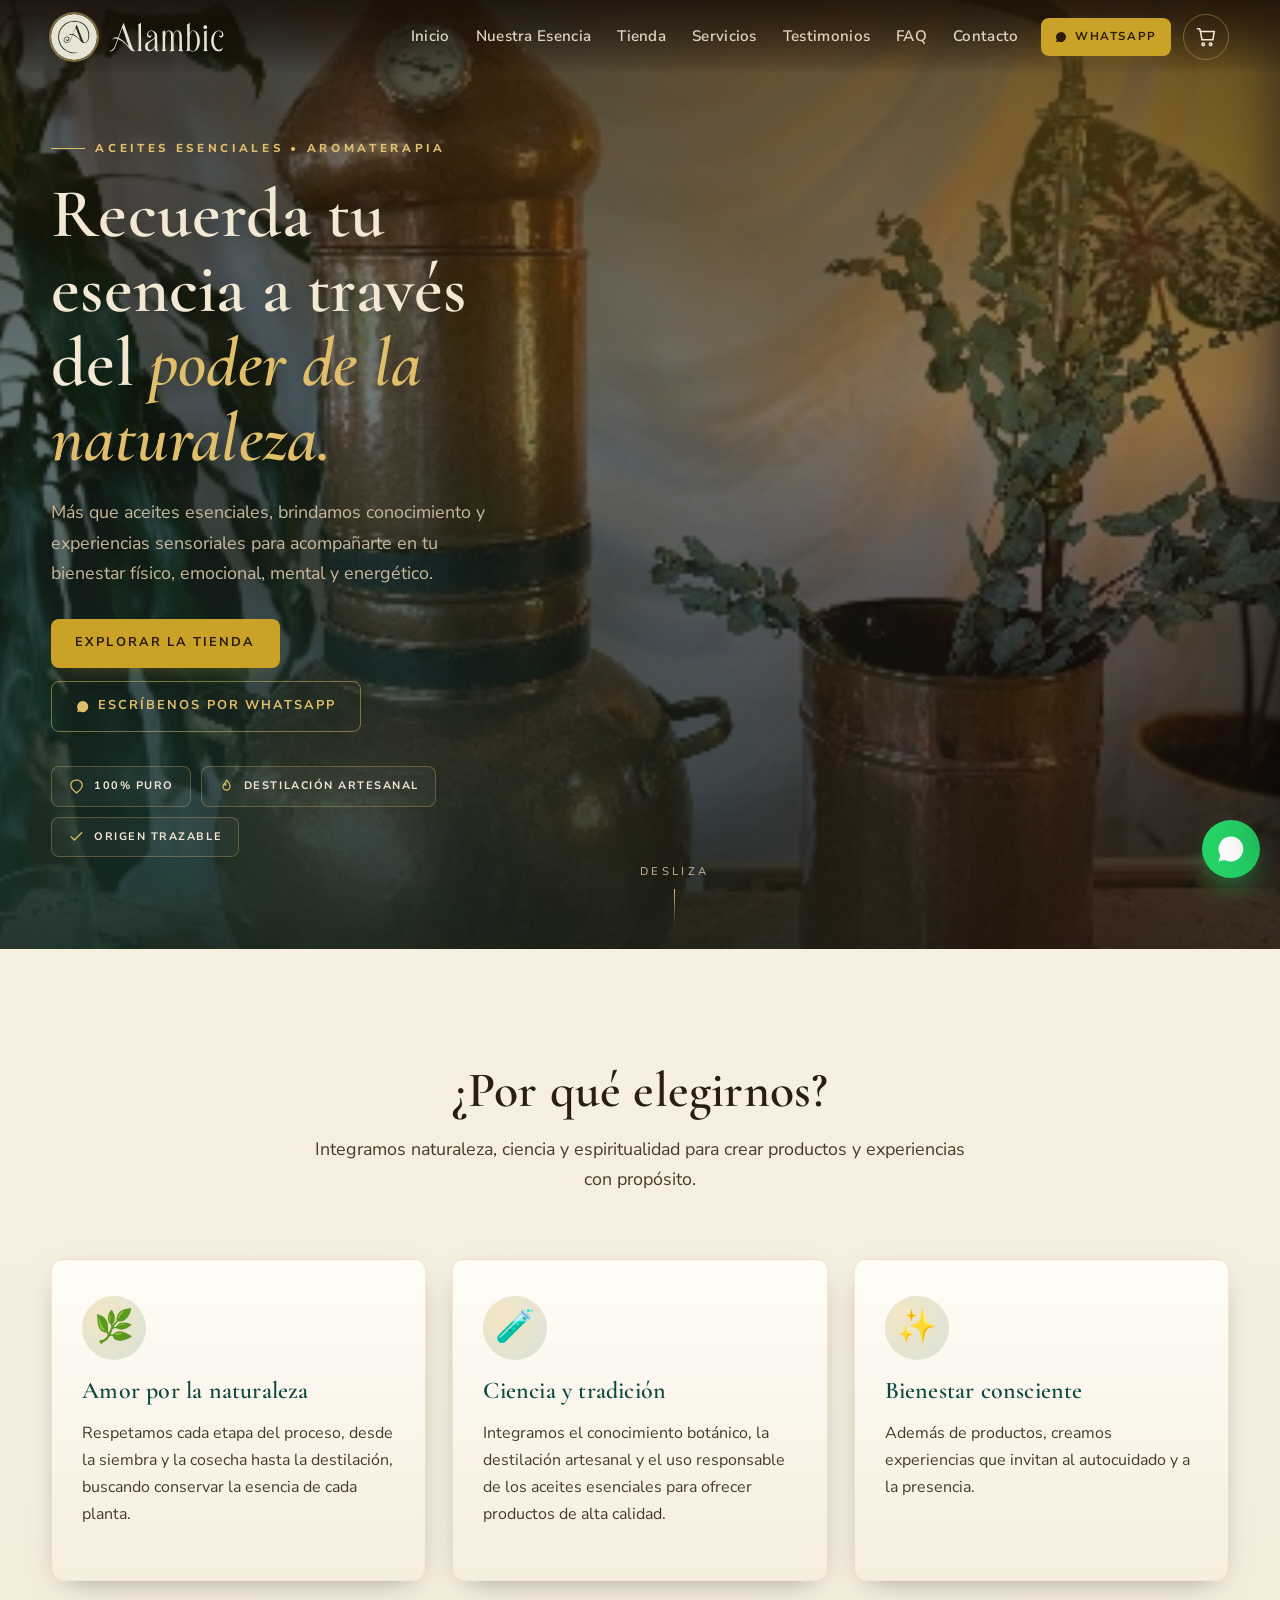
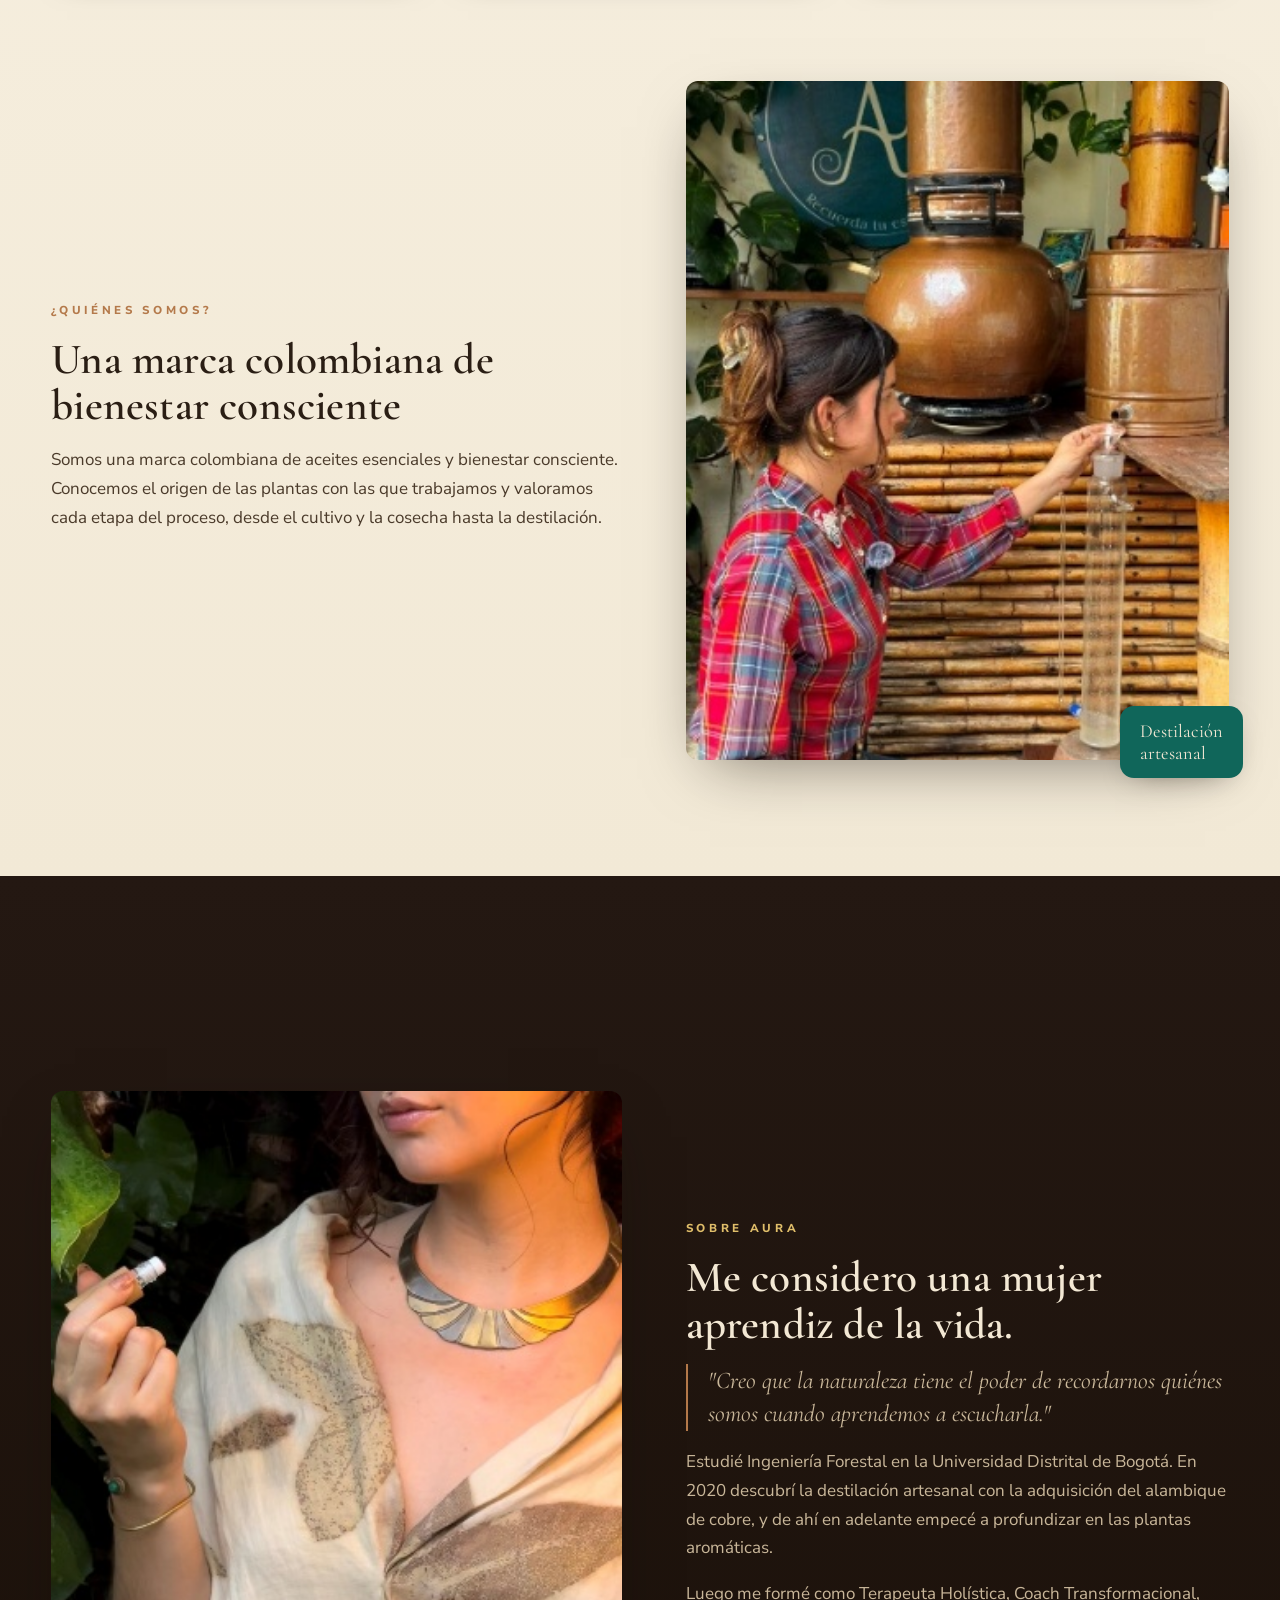
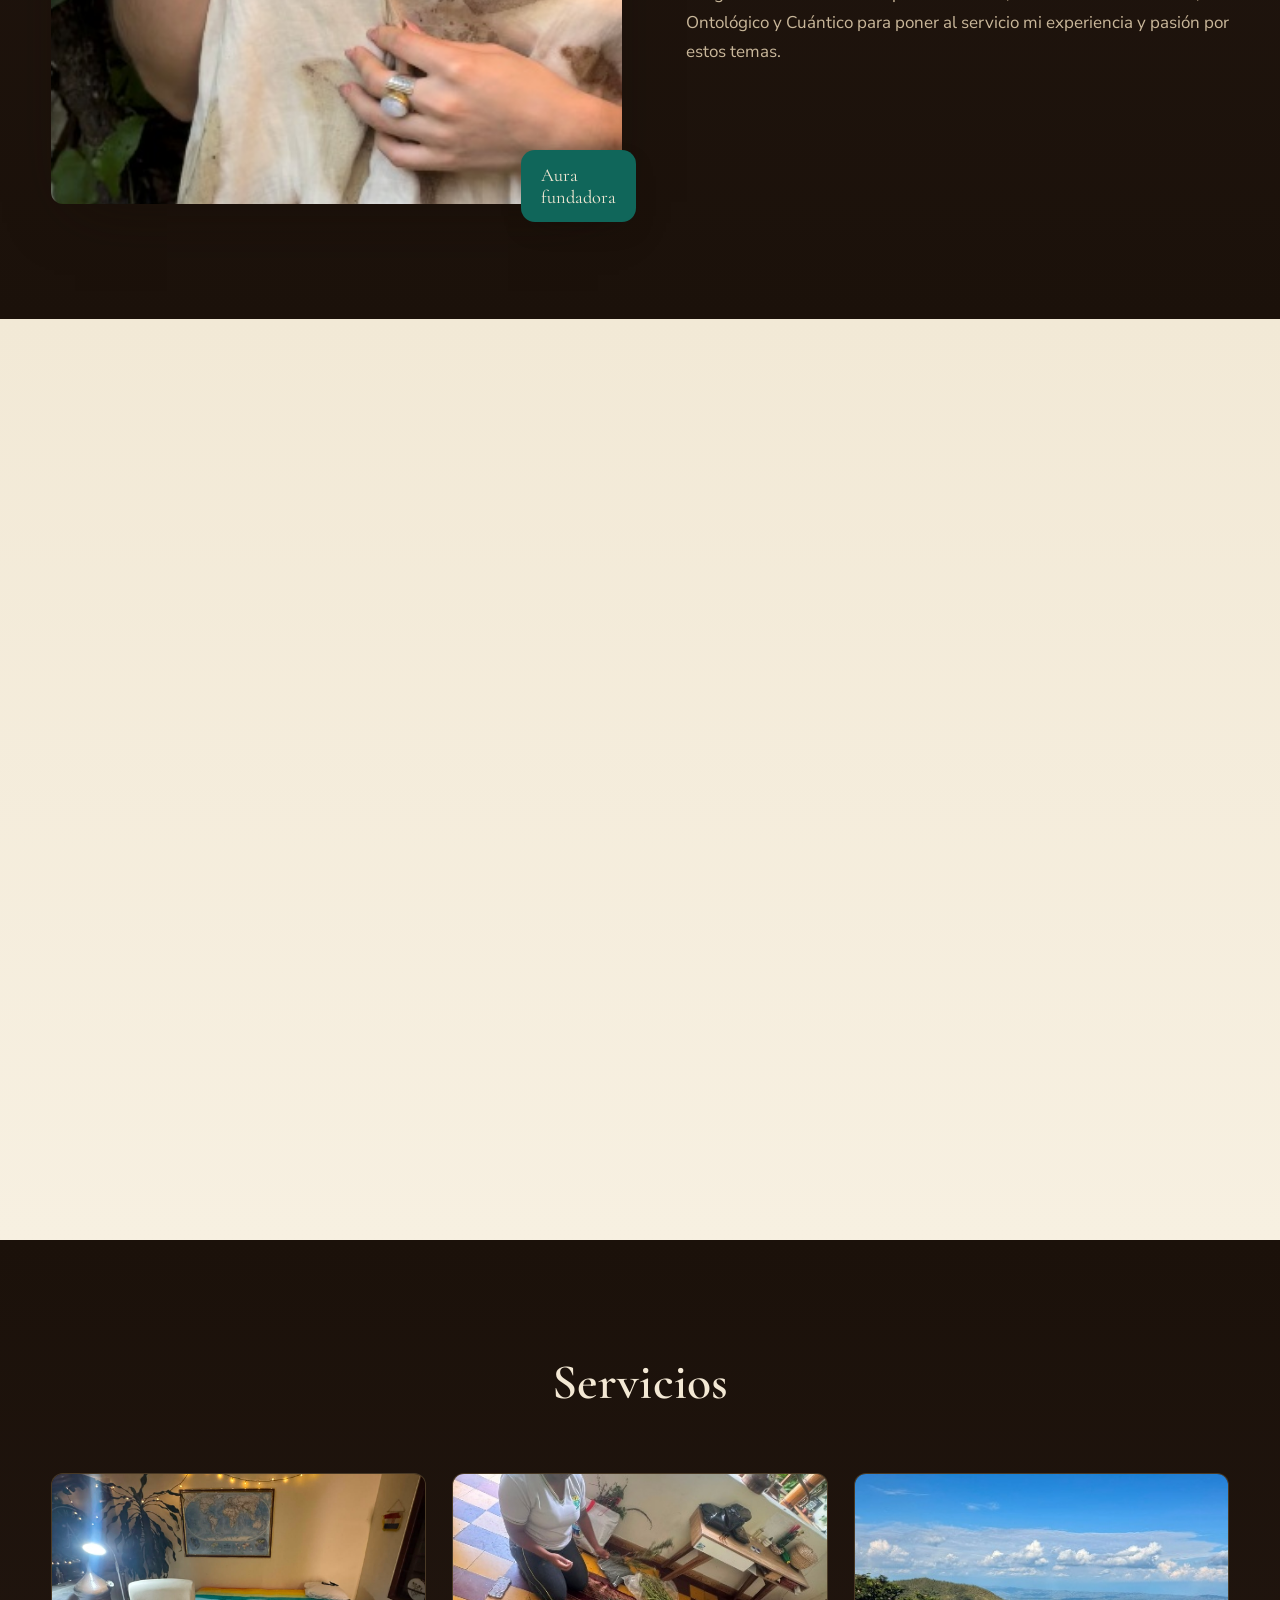
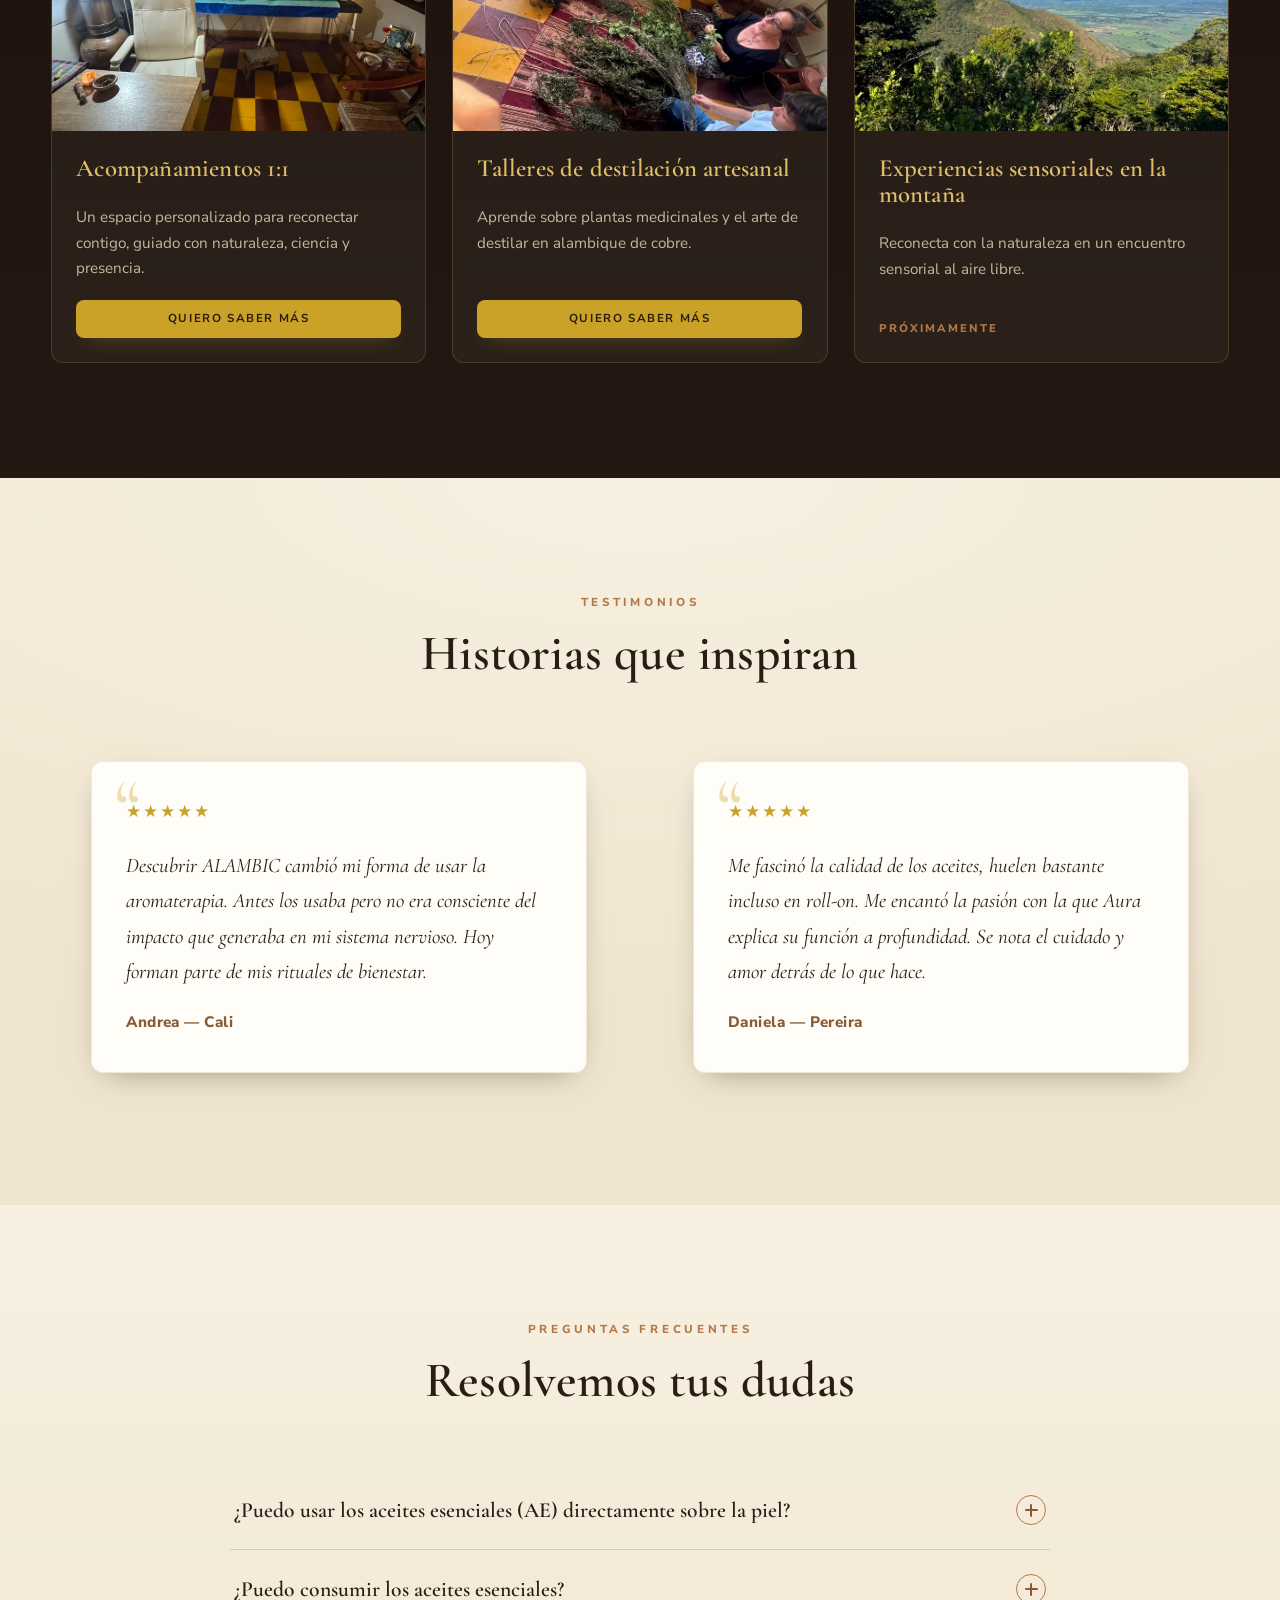
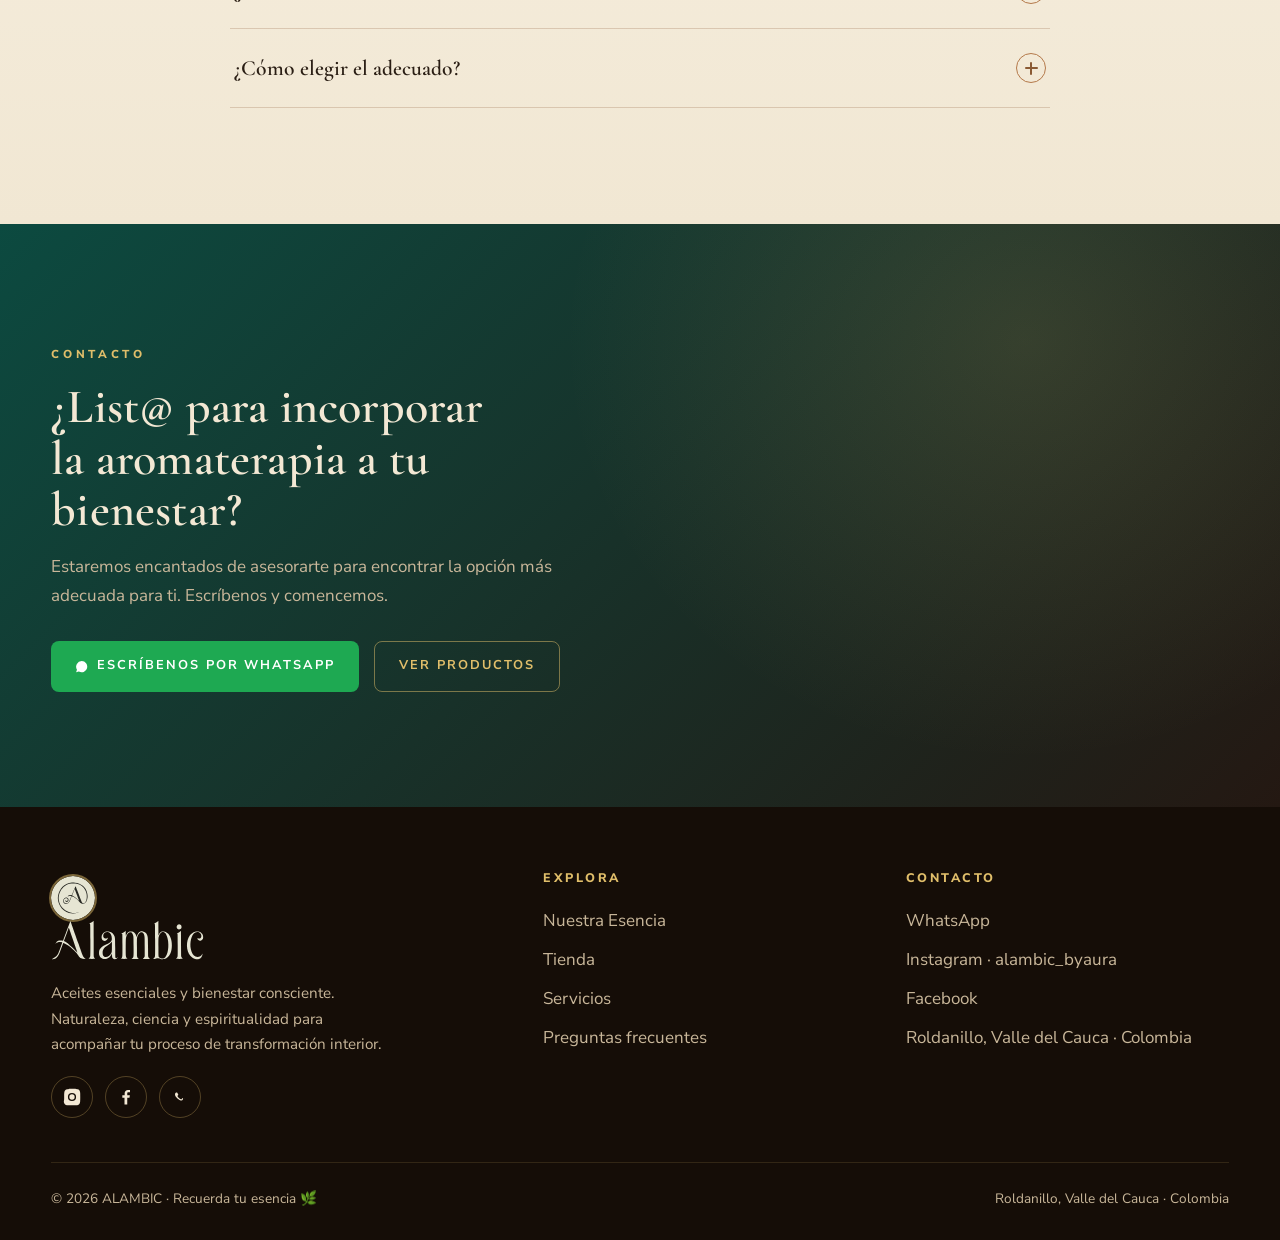
<file: index.html>
<!DOCTYPE html>
<html lang="es">
<head>
<meta charset="UTF-8" />
<meta name="viewport" content="width=device-width, initial-scale=1.0" />
<title>ALAMBIC · Aromaterapia artesanal y bienestar consciente</title>
<meta name="description" content="Aceites esenciales 100% puros, roll-ons y experiencias de bienestar. Destilación artesanal en alambique de cobre. Roldanillo, Valle del Cauca, Colombia." />
<meta name="theme-color" content="#241812" />
<meta property="og:title" content="ALAMBIC · Recuerda tu esencia" />
<meta property="og:description" content="Más que aceites esenciales: conocimiento y experiencias sensoriales para tu bienestar." />
<meta property="og:image" content="assets/img/grupo-productos.jpg" />
<meta property="og:type" content="website" />
<link rel="icon" href="assets/img/logo.svg?v=2026.10.17" type="image/svg+xml" />
<link rel="icon" href="assets/img/logo-512.png?v=2026.10.17" type="image/png" sizes="512x512" />
<link rel="apple-touch-icon" href="assets/img/logo-180.png?v=2026.10.17" />
<link rel="preconnect" href="https://fonts.googleapis.com" />
<link rel="preconnect" href="https://fonts.gstatic.com" crossorigin />
<link href="https://fonts.googleapis.com/css2?family=Cormorant+Garamond:ital,wght@0,400;0,500;0,600;0,700;1,400;1,500;1,600&family=Nunito+Sans:ital,opsz,wght@0,6..12,300;0,6..12,400;0,6..12,600;0,6..12,700;0,6..12,800;0,6..12,900&display=swap" rel="stylesheet" />
<link rel="stylesheet" href="assets/css/styles.css?v=2026.10.17" />
</head>
<body>

<!-- HEADER -->
<header class="header" id="header">
  <div class="container nav">
    <a href="#inicio" class="brand" aria-label="ALAMBIC inicio">
      <img src="assets/img/logo.svg?v=2026.10.17" alt="Logo ALAMBIC" />
      <img class="brand-word" src="assets/img/lettering.svg" alt="Alambic" width="1165" height="304" />
    </a>
    <nav class="nav-links" id="navLinks">
      <a href="#inicio">Inicio</a>
      <a href="#esencia">Nuestra Esencia</a>
      <a href="tienda.html">Tienda</a>
      <a href="#experiencias">Servicios</a>
      <a href="#testimonios">Testimonios</a>
      <a href="#faq">FAQ</a>
      <a href="#contacto">Contacto</a>
    </nav>
    <div class="nav-actions">
      <a href="#" class="btn btn-gold btn-sm nav-cta-desktop" id="navWa">
        <svg class="wa-ico" viewBox="0 0 24 24"><path d="M17.5 14.4c-.3-.2-1.8-.9-2-1s-.5-.2-.7.1-.8 1-1 1.2-.4.2-.7.1a8.2 8.2 0 0 1-2.4-1.5 9 9 0 0 1-1.7-2.1c-.2-.3 0-.5.1-.6l.5-.6.3-.5a.5.5 0 0 0 0-.5L8.7 6.9c-.2-.5-.4-.4-.6-.4h-.5a1 1 0 0 0-.7.3A2.8 2.8 0 0 0 6 9a5 5 0 0 0 1 2.6 11.4 11.4 0 0 0 4.4 3.9c2 .9 2 .6 2.4.6a2.5 2.5 0 0 0 1.6-1.2 2 2 0 0 0 .2-1.1c-.1-.1-.3-.2-.6-.4zM12 2a10 10 0 0 0-8.5 15.2L2 22l4.9-1.3A10 10 0 1 0 12 2z"/></svg>
        WhatsApp
      </a>
      <button class="cart-btn" id="cartBtn" aria-label="Abrir carrito">
        <svg viewBox="0 0 24 24"><path d="M6 6h15l-1.5 9h-12L6 6z"/><path d="M6 6L5 3H2"/><circle cx="9" cy="20" r="1.4"/><circle cx="17" cy="20" r="1.4"/></svg>
        <span class="cart-count" id="cartCount">0</span>
      </button>
      <button class="hamburger" id="hamburger" aria-label="Menú" aria-expanded="false" aria-controls="navLinks">
        <svg viewBox="0 0 24 24"><path class="l1" d="M4 7h16"/><path class="l2" d="M4 12h16"/><path class="l3" d="M4 17h16"/></svg>
      </button>
    </div>
  </div>
</header>

<!-- HERO PREMIUM -->
<section class="hero" id="inicio">
  <video class="hero-video" autoplay muted loop playsinline preload="auto" poster="assets/img/alambique-studio.jpg">
    <source src="assets/video/hero.mp4" type="video/mp4" />
  </video>
  <div class="hero-veil"></div>
  <div class="hero-grain"></div>
  <div class="hero-motes" id="heroMotes"></div>
  <div class="container hero-inner">
    <div class="hero-copy">
      <span class="eyebrow on-dark">Aceites esenciales • Aromaterapia</span>
      <h1><span style="animation-delay:.15s">Recuerda</span> <span style="animation-delay:.28s">tu</span> <span style="animation-delay:.41s">esencia</span> <span style="animation-delay:.54s">a</span> <span style="animation-delay:.63s">través</span> <span style="animation-delay:.72s">del</span> <em><span style="animation-delay:.85s">poder</span> <span style="animation-delay:.95s">de</span> <span style="animation-delay:1.03s">la</span> <span style="animation-delay:1.12s">naturaleza.</span></em></h1>
      <p class="hero-sub">Más que aceites esenciales, brindamos conocimiento y experiencias sensoriales para acompañarte en tu bienestar físico, emocional, mental y energético.</p>
      <div class="hero-cta">
        <a href="tienda.html" class="btn btn-gold">Explorar la tienda</a>
        <a href="#" class="btn btn-outline js-wa">
          <svg class="wa-ico" viewBox="0 0 24 24"><path d="M17.5 14.4c-.3-.2-1.8-.9-2-1s-.5-.2-.7.1-.8 1-1 1.2-.4.2-.7.1a8.2 8.2 0 0 1-2.4-1.5 9 9 0 0 1-1.7-2.1c-.2-.3 0-.5.1-.6l.5-.6.3-.5a.5.5 0 0 0 0-.5L8.7 6.9c-.2-.5-.4-.4-.6-.4h-.5a1 1 0 0 0-.7.3A2.8 2.8 0 0 0 6 9a5 5 0 0 0 1 2.6 11.4 11.4 0 0 0 4.4 3.9c2 .9 2 .6 2.4.6a2.5 2.5 0 0 0 1.6-1.2 2 2 0 0 0 .2-1.1c-.1-.1-.3-.2-.6-.4zM12 2a10 10 0 0 0-8.5 15.2L2 22l4.9-1.3A10 10 0 1 0 12 2z"/></svg>
          Escríbenos por WhatsApp
        </a>
      </div>
      <div class="hero-notes">
        <span class="qnote"><svg viewBox="0 0 24 24"><path d="M11 3C7 3 4 6 4 10c0 5 5 9 8 11 3-2 8-6 8-11 0-4-3-7-7-7a5 5 0 0 0-1 .1A5 5 0 0 0 11 3z"/></svg>100% Puro</span>
        <span class="qnote"><svg viewBox="0 0 24 24"><path d="M12 3s5 4 5 9a5 5 0 0 1-10 0c0-2 1-3 2-4 0 1 1 2 2 2 0-3-1-5 1-7z"/></svg>Destilación artesanal</span>
        <span class="qnote"><svg viewBox="0 0 24 24"><path d="M20 6L9 17l-5-5"/></svg>Origen trazable</span>
      </div>
    </div>
  </div>
  <div class="scroll-cue">Desliza<span></span></div>
</section>

<!-- NUESTRA ESENCIA -->
<section class="section esencia" id="esencia">
  <div class="container">
    <div class="section-head center reveal">
      <h2>¿Por qué elegirnos?</h2>
      <p class="lead">Integramos naturaleza, ciencia y espiritualidad para crear productos y experiencias con propósito.</p>
    </div>
    <div class="pillars reveal">
      <article class="pillar"><div class="pillar-ico">🌿</div><h3>Amor por la naturaleza</h3><p>Respetamos cada etapa del proceso, desde la siembra y la cosecha hasta la destilación, buscando conservar la esencia de cada planta.</p></article>
      <article class="pillar"><div class="pillar-ico">🧪</div><h3>Ciencia y tradición</h3><p>Integramos el conocimiento botánico, la destilación artesanal y el uso responsable de los aceites esenciales para ofrecer productos de alta calidad.</p></article>
      <article class="pillar"><div class="pillar-ico">✨</div><h3>Bienestar consciente</h3><p>Además de productos, creamos experiencias que invitan al autocuidado y a la presencia.</p></article>
    </div>
    <div class="split reverse reveal">
      <div class="split-media">
        <img src="assets/img/aura-destilacion.jpg" alt="Destilación artesanal en alambique de cobre" />
        <span class="badge">Destilación<br>artesanal</span>
      </div>
      <div class="split-body">
        <span class="eyebrow">¿Quiénes somos?</span>
        <h2 style="margin-top:12px">Una marca colombiana de bienestar consciente</h2>
        <p>Somos una marca colombiana de aceites esenciales y bienestar consciente. Conocemos el origen de las plantas con las que trabajamos y valoramos cada etapa del proceso, desde el cultivo y la cosecha hasta la destilación.</p>
      </div>
    </div>
  </div>
</section>

<!-- SOBRE AURA -->
<section class="section aura">
  <div class="container">
    <div class="split reveal">
      <div class="split-media">
        <img src="assets/img/aura-retrato.jpg" alt="Aura, creadora de ALAMBIC" />
        <span class="badge">Aura<br>fundadora</span>
      </div>
      <div class="split-body">
        <span class="eyebrow">Sobre Aura</span>
        <h2 style="margin-top:12px">Me considero una mujer aprendiz de la vida.</h2>
        <p class="aura-quote">"Creo que la naturaleza tiene el poder de recordarnos quiénes somos cuando aprendemos a escucharla."</p>
        <p>Estudié Ingeniería Forestal en la Universidad Distrital de Bogotá. En 2020 descubrí la destilación artesanal con la adquisición del alambique de cobre, y de ahí en adelante empecé a profundizar en las plantas aromáticas.</p>
        <p>Luego me formé como Terapeuta Holística, Coach Transformacional, Ontológico y Cuántico para poner al servicio mi experiencia y pasión por estos temas.</p>
      </div>
    </div>
  </div>
</section>

<!-- COLECCIÓN (enlaza a la tienda) -->
<section class="section coleccion">
  <div class="container">
    <div class="section-head center reveal">
      <span class="eyebrow">Productos</span>
      <h2>¿Cómo podemos acompañarte?</h2>
      <p class="lead">Tenemos para ti, aceites esenciales 100% puros y roll-ons listos para usar. Escoge tus aromas y la cantidad en la tienda.</p>
    </div>
    <div class="feat-gallery reveal" id="featGallery"></div>
    <div class="coleccion-cta reveal">
      <a href="tienda.html" class="btn btn-emerald">Ver toda la tienda →</a>
    </div>
  </div>
</section>

<!-- EXPERIENCIAS -->
<section class="section experiencias" id="experiencias">
  <div class="container">
    <div class="section-head center reveal">
      <h2>Servicios</h2>
    </div>
    <div class="exp-grid" id="expGrid"></div>
  </div>
</section>

<!-- TESTIMONIOS -->
<section class="section testimonios" id="testimonios">
  <div class="container">
    <div class="section-head center reveal">
      <span class="eyebrow">Testimonios</span>
      <h2>Historias que inspiran</h2>
    </div>
    <div class="tst-grid" id="tstGrid"></div>
  </div>
</section>

<!-- FAQ -->
<section class="section faq" id="faq">
  <div class="container">
    <div class="section-head center reveal">
      <span class="eyebrow">Preguntas frecuentes</span>
      <h2>Resolvemos tus dudas</h2>
    </div>
    <div class="faq-list reveal" id="faqList"></div>
  </div>
</section>

<!-- CTA -->
<section class="section cta" id="contacto">
  <div class="container reveal">
    <span class="eyebrow on-dark">Contacto</span>
    <h2 style="margin-top:14px">¿List@ para incorporar la aromaterapia a tu bienestar?</h2>
    <p>Estaremos encantados de asesorarte para encontrar la opción más adecuada para ti. Escríbenos y comencemos.</p>
    <div class="cta-actions">
      <a href="#" class="btn btn-wa js-wa">
        <svg class="wa-ico" viewBox="0 0 24 24"><path d="M17.5 14.4c-.3-.2-1.8-.9-2-1s-.5-.2-.7.1-.8 1-1 1.2-.4.2-.7.1a8.2 8.2 0 0 1-2.4-1.5 9 9 0 0 1-1.7-2.1c-.2-.3 0-.5.1-.6l.5-.6.3-.5a.5.5 0 0 0 0-.5L8.7 6.9c-.2-.5-.4-.4-.6-.4h-.5a1 1 0 0 0-.7.3A2.8 2.8 0 0 0 6 9a5 5 0 0 0 1 2.6 11.4 11.4 0 0 0 4.4 3.9c2 .9 2 .6 2.4.6a2.5 2.5 0 0 0 1.6-1.2 2 2 0 0 0 .2-1.1c-.1-.1-.3-.2-.6-.4zM12 2a10 10 0 0 0-8.5 15.2L2 22l4.9-1.3A10 10 0 1 0 12 2z"/></svg>
        Escríbenos por WhatsApp
      </a>
      <a href="tienda.html" class="btn btn-outline">Ver productos</a>
    </div>
  </div>
</section>

<!-- FOOTER -->
<footer class="footer">
  <div class="container">
    <div class="footer-grid">
      <div class="footer-about">
        <a href="#inicio" class="brand" style="margin:0">
          <img src="assets/img/logo.svg?v=2026.10.17" alt="ALAMBIC" style="width:44px;height:44px;border-radius:50%;box-shadow:0 0 0 2px rgba(224,190,106,.5)" />
          <img class="brand-word brand-word--footer" src="assets/img/lettering.svg" alt="Alambic" width="1165" height="304" />
        </a>
        <p>Aceites esenciales y bienestar consciente. Naturaleza, ciencia y espiritualidad para acompañar tu proceso de transformación interior.</p>
        <div class="social" id="social"></div>
      </div>
      <div class="footer-nav">
        <h4>Explora</h4>
        <a href="#esencia">Nuestra Esencia</a>
        <a href="tienda.html">Tienda</a>
        <a href="#experiencias">Servicios</a>
        <a href="#faq">Preguntas frecuentes</a>
      </div>
      <div class="footer-contact">
        <h4>Contacto</h4>
        <a href="#" class="js-wa" id="footWa">WhatsApp</a>
        <a href="#" id="footIg">Instagram</a>
        <a href="#" id="footFb">Facebook</a>
        <span style="display:block;padding:5px 0" id="footLoc">Roldanillo, Valle del Cauca</span>
      </div>
    </div>
    <div class="footer-bottom">
      <span>© <span id="year"></span> ALAMBIC · Recuerda tu esencia 🌿</span>
      <span>Roldanillo, Valle del Cauca · Colombia</span>
    </div>
  </div>
</footer>

<!-- CARRITO -->
<div class="overlay" id="overlay"></div>
<aside class="cart" id="cart" aria-label="Carrito de consulta">
  <div class="cart-head">
    <h3>Tu selección</h3>
    <button class="cart-close" id="cartClose" aria-label="Cerrar"><svg viewBox="0 0 24 24"><path d="M6 6l12 12M18 6L6 18"/></svg></button>
  </div>
  <div class="cart-items" id="cartItems"></div>
  <div class="cart-foot">
    <div class="cart-note">
      <svg viewBox="0 0 24 24"><path d="M12 2a10 10 0 1 0 0 20 10 10 0 0 0 0-20z"/><path d="M12 8v5M12 16h.01"/></svg>
      <span>Tu selección se enviará por WhatsApp para confirmar disponibilidad, pago y envío.</span>
    </div>
    <button class="btn btn-wa" id="checkoutBtn">
      <svg class="wa-ico" viewBox="0 0 24 24"><path d="M17.5 14.4c-.3-.2-1.8-.9-2-1s-.5-.2-.7.1-.8 1-1 1.2-.4.2-.7.1a8.2 8.2 0 0 1-2.4-1.5 9 9 0 0 1-1.7-2.1c-.2-.3 0-.5.1-.6l.5-.6.3-.5a.5.5 0 0 0 0-.5L8.7 6.9c-.2-.5-.4-.4-.6-.4h-.5a1 1 0 0 0-.7.3A2.8 2.8 0 0 0 6 9a5 5 0 0 0 1 2.6 11.4 11.4 0 0 0 4.4 3.9c2 .9 2 .6 2.4.6a2.5 2.5 0 0 0 1.6-1.2 2 2 0 0 0 .2-1.1c-.1-.1-.3-.2-.6-.4zM12 2a10 10 0 0 0-8.5 15.2L2 22l4.9-1.3A10 10 0 1 0 12 2z"/></svg>
      Enviar pedido por WhatsApp
    </button>
  </div>
</aside>

<!-- WHATSAPP FLOTANTE -->
<a href="#" class="wa-float js-wa" aria-label="WhatsApp">
  <svg viewBox="0 0 24 24"><path d="M17.5 14.4c-.3-.2-1.8-.9-2-1s-.5-.2-.7.1-.8 1-1 1.2-.4.2-.7.1a8.2 8.2 0 0 1-2.4-1.5 9 9 0 0 1-1.7-2.1c-.2-.3 0-.5.1-.6l.5-.6.3-.5a.5.5 0 0 0 0-.5L8.7 6.9c-.2-.5-.4-.4-.6-.4h-.5a1 1 0 0 0-.7.3A2.8 2.8 0 0 0 6 9a5 5 0 0 0 1 2.6 11.4 11.4 0 0 0 4.4 3.9c2 .9 2 .6 2.4.6a2.5 2.5 0 0 0 1.6-1.2 2 2 0 0 0 .2-1.1c-.1-.1-.3-.2-.6-.4zM12 2a10 10 0 0 0-8.5 15.2L2 22l4.9-1.3A10 10 0 1 0 12 2z"/></svg>
</a>

<!-- TOAST -->
<div class="toast" id="toast">
  <svg viewBox="0 0 24 24"><path d="M20 6L9 17l-5-5"/></svg>
  <span id="toastMsg">Añadido a tu selección</span>
</div>

<script src="assets/js/data.js?v=2026.10.17"></script>
<script src="assets/js/cart.js?v=2026.10.17"></script>
<script src="assets/js/home.js?v=2026.10.17"></script>
<script type="speculationrules">
{"prerender":[{"where":{"and":[{"href_matches":"/*"},{"not":{"href_matches":"/assets/*"}}]},"eagerness":"moderate"}]}
</script>
</body>
</html>
</file>
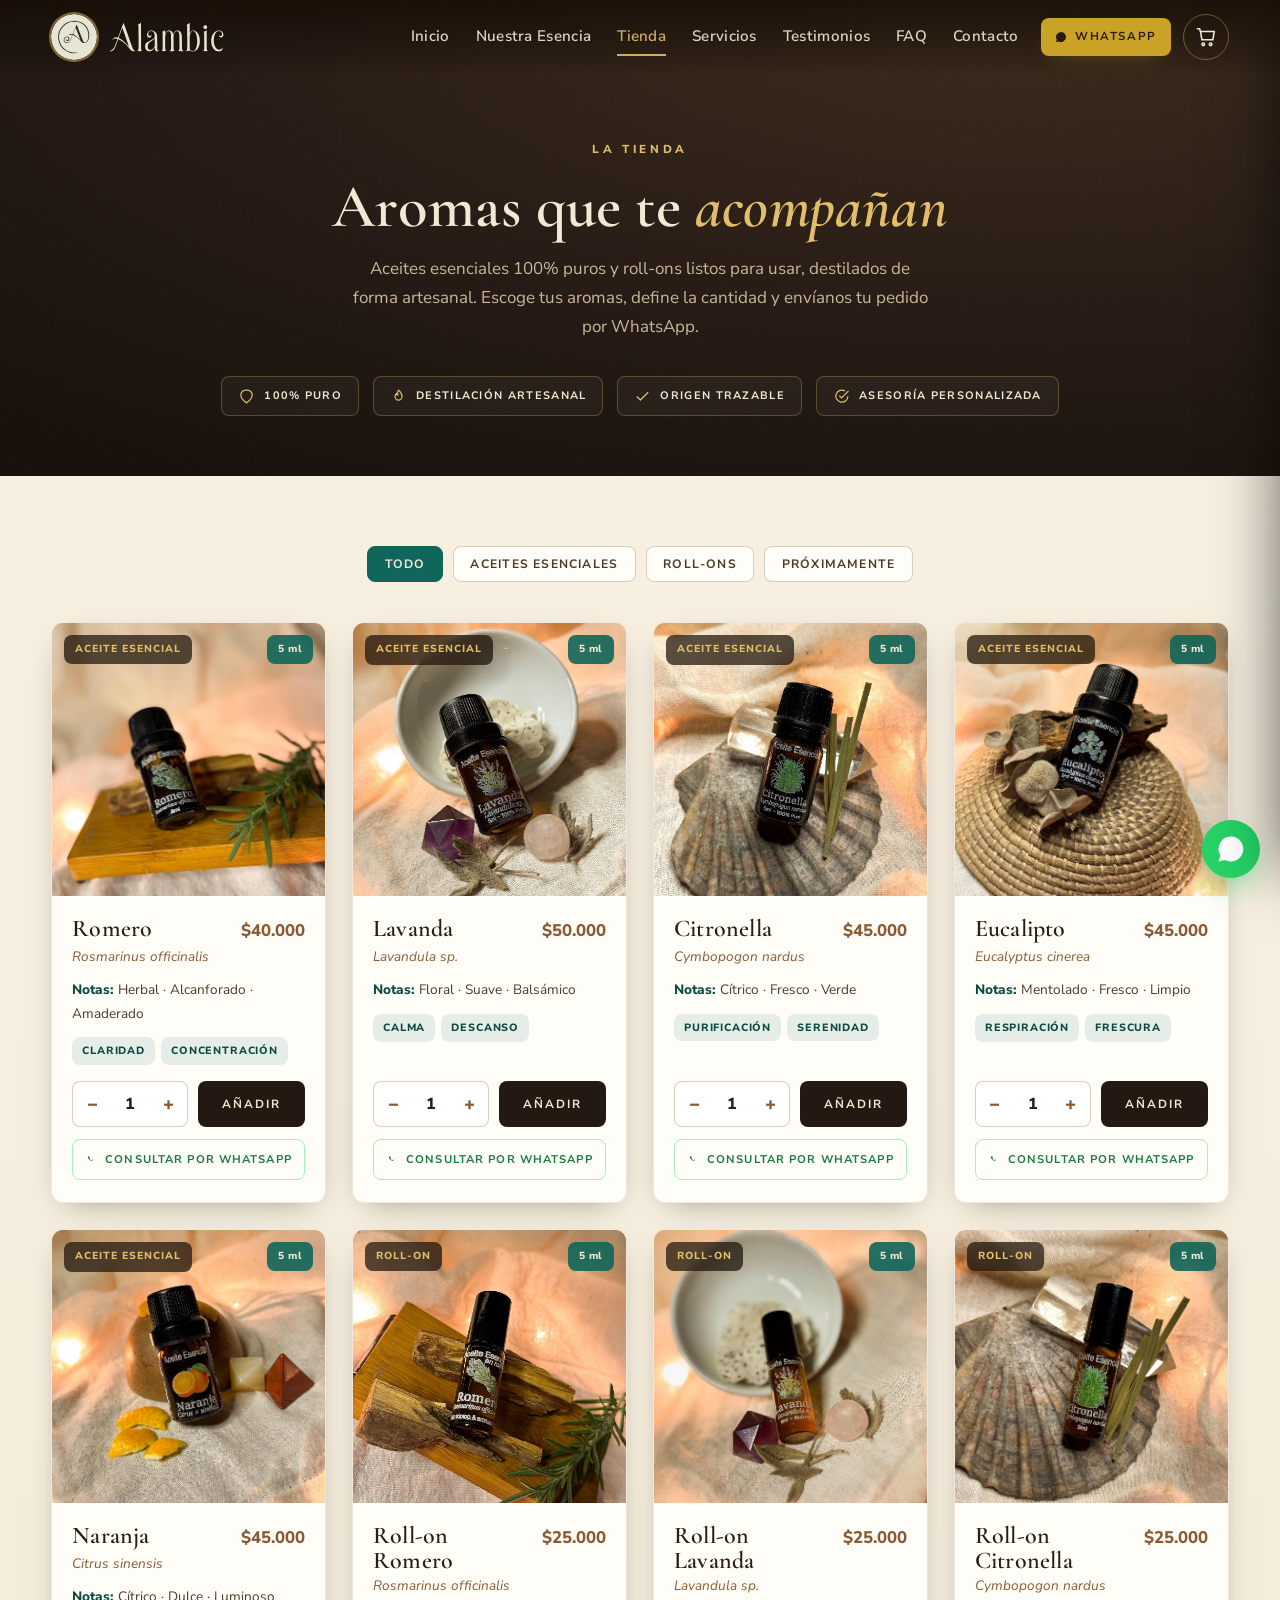
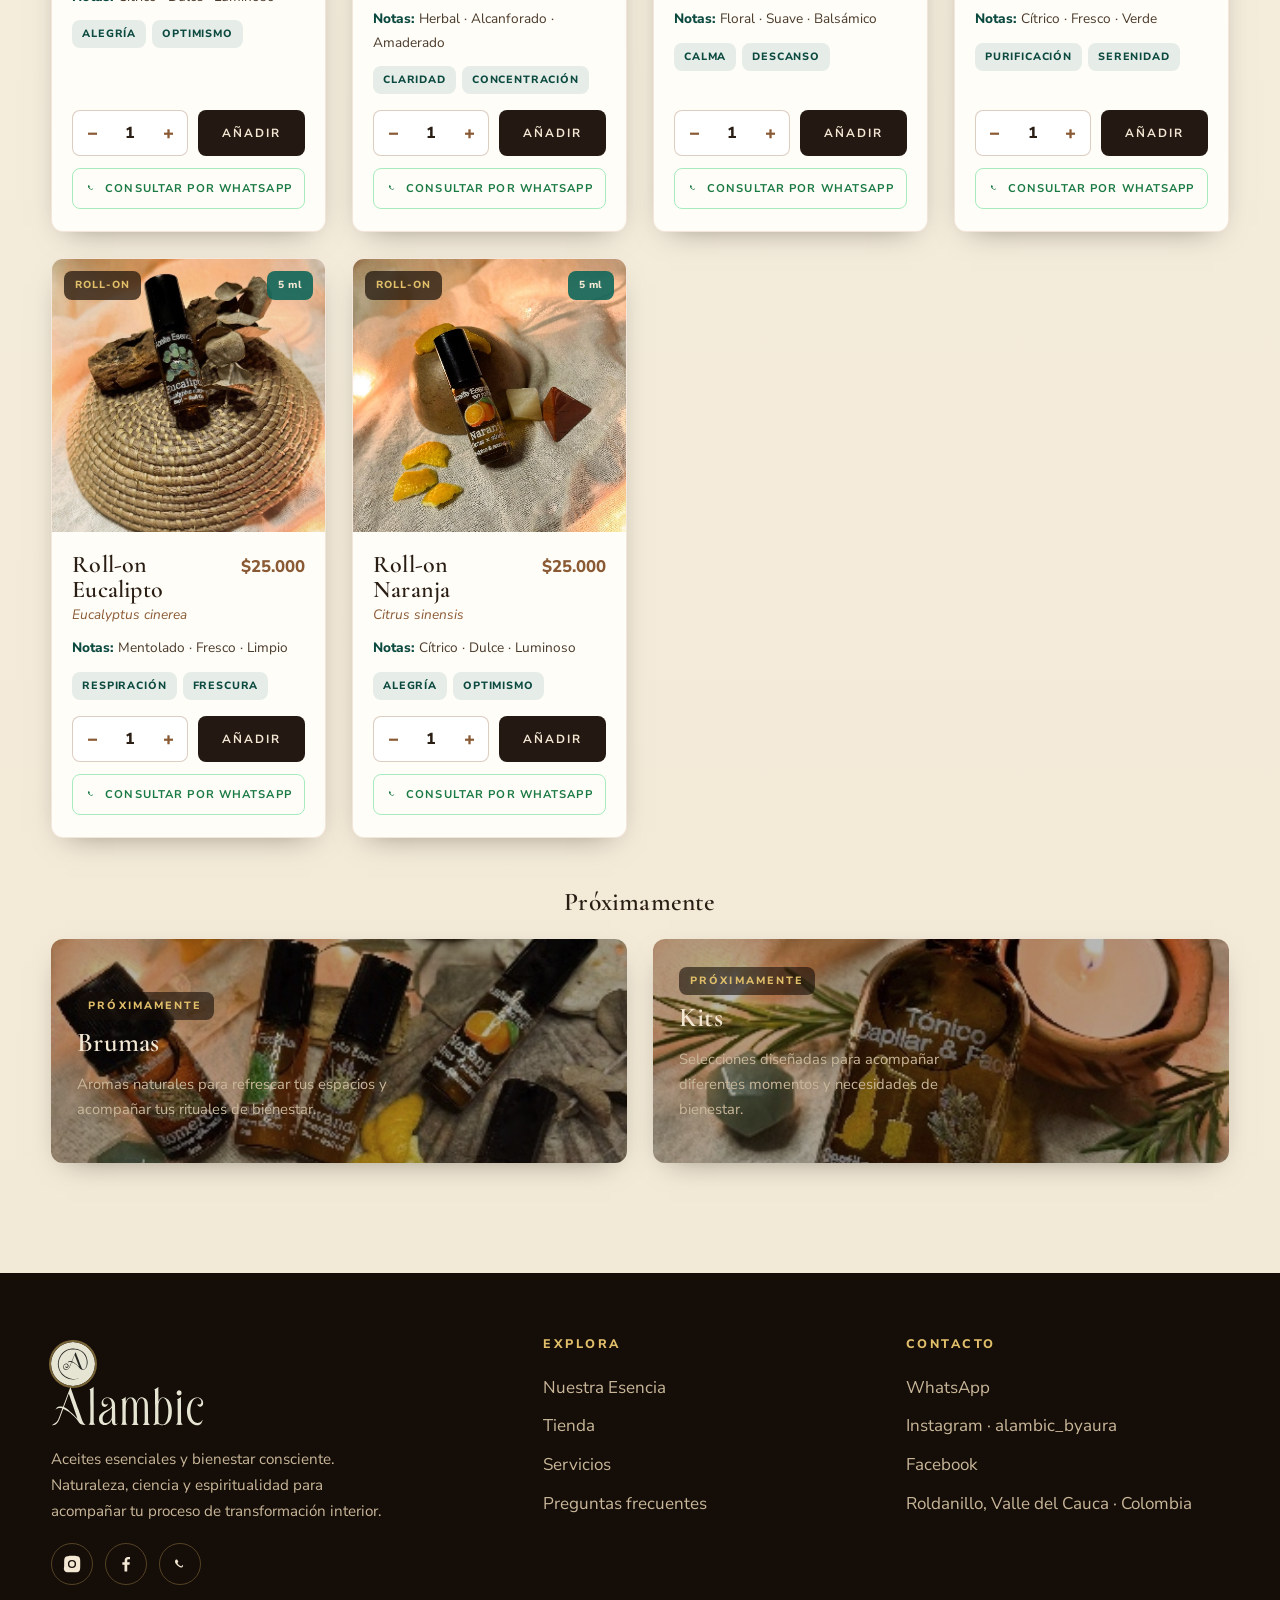
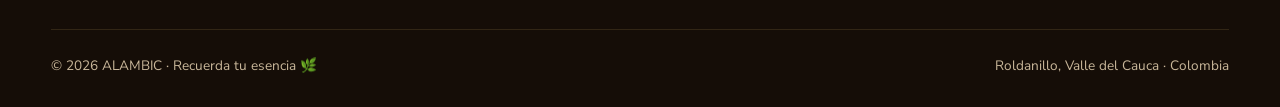
<file: tienda.html>
<!DOCTYPE html>
<html lang="es">
<head>
<meta charset="UTF-8" />
<meta name="viewport" content="width=device-width, initial-scale=1.0" />
<title>Tienda · ALAMBIC — Aceites esenciales y roll-ons</title>
<meta name="description" content="Compra aceites esenciales 100% puros y roll-ons artesanales de ALAMBIC. Escoge tus aromas y cantidad; pedido por WhatsApp." />
<meta name="theme-color" content="#241812" />
<link rel="icon" href="assets/img/logo.svg?v=2026.10.17" type="image/svg+xml" />
<link rel="icon" href="assets/img/logo-512.png?v=2026.10.17" type="image/png" sizes="512x512" />
<link rel="apple-touch-icon" href="assets/img/logo-180.png?v=2026.10.17" />
<link rel="preconnect" href="https://fonts.googleapis.com" />
<link rel="preconnect" href="https://fonts.gstatic.com" crossorigin />
<link href="https://fonts.googleapis.com/css2?family=Cormorant+Garamond:ital,wght@0,400;0,500;0,600;0,700;1,400;1,500;1,600&family=Nunito+Sans:ital,opsz,wght@0,6..12,300;0,6..12,400;0,6..12,600;0,6..12,700;0,6..12,800;0,6..12,900&display=swap" rel="stylesheet" />
<link rel="stylesheet" href="assets/css/styles.css?v=2026.10.17" />
</head>
<body>

<!-- HEADER -->
<header class="header" id="header">
  <div class="container nav">
    <a href="index.html" class="brand" aria-label="ALAMBIC inicio">
      <img src="assets/img/logo.svg?v=2026.10.17" alt="Logo ALAMBIC" />
      <img class="brand-word" src="assets/img/lettering.svg" alt="Alambic" width="1165" height="304" />
    </a>
    <nav class="nav-links" id="navLinks">
      <a href="index.html">Inicio</a>
      <a href="index.html#esencia">Nuestra Esencia</a>
      <a href="tienda.html" class="active">Tienda</a>
      <a href="index.html#experiencias">Servicios</a>
      <a href="index.html#testimonios">Testimonios</a>
      <a href="index.html#faq">FAQ</a>
      <a href="index.html#contacto">Contacto</a>
    </nav>
    <div class="nav-actions">
      <a href="#" class="btn btn-gold btn-sm nav-cta-desktop" id="navWa">
        <svg class="wa-ico" viewBox="0 0 24 24"><path d="M17.5 14.4c-.3-.2-1.8-.9-2-1s-.5-.2-.7.1-.8 1-1 1.2-.4.2-.7.1a8.2 8.2 0 0 1-2.4-1.5 9 9 0 0 1-1.7-2.1c-.2-.3 0-.5.1-.6l.5-.6.3-.5a.5.5 0 0 0 0-.5L8.7 6.9c-.2-.5-.4-.4-.6-.4h-.5a1 1 0 0 0-.7.3A2.8 2.8 0 0 0 6 9a5 5 0 0 0 1 2.6 11.4 11.4 0 0 0 4.4 3.9c2 .9 2 .6 2.4.6a2.5 2.5 0 0 0 1.6-1.2 2 2 0 0 0 .2-1.1c-.1-.1-.3-.2-.6-.4zM12 2a10 10 0 0 0-8.5 15.2L2 22l4.9-1.3A10 10 0 1 0 12 2z"/></svg>
        WhatsApp
      </a>
      <button class="cart-btn" id="cartBtn" aria-label="Abrir carrito">
        <svg viewBox="0 0 24 24"><path d="M6 6h15l-1.5 9h-12L6 6z"/><path d="M6 6L5 3H2"/><circle cx="9" cy="20" r="1.4"/><circle cx="17" cy="20" r="1.4"/></svg>
        <span class="cart-count" id="cartCount">0</span>
      </button>
      <button class="hamburger" id="hamburger" aria-label="Menú" aria-expanded="false" aria-controls="navLinks">
        <svg viewBox="0 0 24 24"><path class="l1" d="M4 7h16"/><path class="l2" d="M4 12h16"/><path class="l3" d="M4 17h16"/></svg>
      </button>
    </div>
  </div>
</header>

<!-- SHOP HERO -->
<section class="shop-hero">
  <div class="hero-grain"></div>
  <div class="container">
    <span class="eyebrow on-dark">La tienda</span>
    <h1>Aromas que te <em>acompañan</em></h1>
    <p>Aceites esenciales 100% puros y roll-ons listos para usar, destilados de forma artesanal. Escoge tus aromas, define la cantidad y envíanos tu pedido por WhatsApp.</p>
    <div class="trust">
      <span class="trust-item"><svg viewBox="0 0 24 24"><path d="M11 3C7 3 4 6 4 10c0 5 5 9 8 11 3-2 8-6 8-11 0-4-3-7-7-7a5 5 0 0 0-1 .1A5 5 0 0 0 11 3z"/></svg>100% Puro</span>
      <span class="trust-item"><svg viewBox="0 0 24 24"><path d="M12 3s5 4 5 9a5 5 0 0 1-10 0c0-2 1-3 2-4 0 1 1 2 2 2 0-3-1-5 1-7z"/></svg>Destilación artesanal</span>
      <span class="trust-item"><svg viewBox="0 0 24 24"><path d="M20 6L9 17l-5-5"/></svg>Origen trazable</span>
      <span class="trust-item"><svg viewBox="0 0 24 24"><path d="M21 11.5a8.5 8.5 0 1 1-4-7.2"/><path d="M22 4L12 14.01l-3-3"/></svg>Asesoría personalizada</span>
    </div>
  </div>
</section>

<!-- SHOP -->
<main class="shop-main">
  <div class="container">
    <div class="filters" id="shopFilters">
      <button class="filter active" data-filter="all">Todo</button>
      <button class="filter" data-filter="aceites">Aceites esenciales</button>
      <button class="filter" data-filter="rollons">Roll-ons</button>
      <button class="filter" data-filter="soon">Próximamente</button>
    </div>

    <div class="shop-grid" id="shopGrid"></div>

    <div id="soonWrap">
      <h3 class="soon-title">Próximamente</h3>
      <div class="soon-grid" id="shopSoon"></div>
    </div>
  </div>
</main>

<!-- FOOTER -->
<footer class="footer">
  <div class="container">
    <div class="footer-grid">
      <div class="footer-about">
        <a href="index.html" class="brand" style="margin:0">
          <img src="assets/img/logo.svg?v=2026.10.17" alt="ALAMBIC" style="width:44px;height:44px;border-radius:50%;box-shadow:0 0 0 2px rgba(224,190,106,.5)" />
          <img class="brand-word brand-word--footer" src="assets/img/lettering.svg" alt="Alambic" width="1165" height="304" />
        </a>
        <p>Aceites esenciales y bienestar consciente. Naturaleza, ciencia y espiritualidad para acompañar tu proceso de transformación interior.</p>
        <div class="social" id="social"></div>
      </div>
      <div class="footer-nav">
        <h4>Explora</h4>
        <a href="index.html#esencia">Nuestra Esencia</a>
        <a href="tienda.html">Tienda</a>
        <a href="index.html#experiencias">Servicios</a>
        <a href="index.html#faq">Preguntas frecuentes</a>
      </div>
      <div class="footer-contact">
        <h4>Contacto</h4>
        <a href="#" class="js-wa" id="footWa">WhatsApp</a>
        <a href="#" id="footIg">Instagram</a>
        <a href="#" id="footFb">Facebook</a>
        <span style="display:block;padding:5px 0" id="footLoc">Roldanillo, Valle del Cauca</span>
      </div>
    </div>
    <div class="footer-bottom">
      <span>© <span id="year"></span> ALAMBIC · Recuerda tu esencia 🌿</span>
      <span>Roldanillo, Valle del Cauca · Colombia</span>
    </div>
  </div>
</footer>

<!-- QUICK VIEW -->
<div class="quick-overlay" id="quickOverlay"></div>
<div class="quick" id="quick" role="dialog" aria-label="Detalle de producto">
  <button class="quick-close" id="quickClose" aria-label="Cerrar"><svg viewBox="0 0 24 24"><path d="M6 6l12 12M18 6L6 18"/></svg></button>
  <div class="quick-body" id="quickBody"></div>
</div>

<!-- CARRITO -->
<div class="overlay" id="overlay"></div>
<aside class="cart" id="cart" aria-label="Carrito de consulta">
  <div class="cart-head">
    <h3>Tu selección</h3>
    <button class="cart-close" id="cartClose" aria-label="Cerrar"><svg viewBox="0 0 24 24"><path d="M6 6l12 12M18 6L6 18"/></svg></button>
  </div>
  <div class="cart-items" id="cartItems"></div>
  <div class="cart-foot">
    <div class="cart-note">
      <svg viewBox="0 0 24 24"><path d="M12 2a10 10 0 1 0 0 20 10 10 0 0 0 0-20z"/><path d="M12 8v5M12 16h.01"/></svg>
      <span>Tu selección se enviará por WhatsApp para confirmar disponibilidad, pago y envío.</span>
    </div>
    <button class="btn btn-wa" id="checkoutBtn">
      <svg class="wa-ico" viewBox="0 0 24 24"><path d="M17.5 14.4c-.3-.2-1.8-.9-2-1s-.5-.2-.7.1-.8 1-1 1.2-.4.2-.7.1a8.2 8.2 0 0 1-2.4-1.5 9 9 0 0 1-1.7-2.1c-.2-.3 0-.5.1-.6l.5-.6.3-.5a.5.5 0 0 0 0-.5L8.7 6.9c-.2-.5-.4-.4-.6-.4h-.5a1 1 0 0 0-.7.3A2.8 2.8 0 0 0 6 9a5 5 0 0 0 1 2.6 11.4 11.4 0 0 0 4.4 3.9c2 .9 2 .6 2.4.6a2.5 2.5 0 0 0 1.6-1.2 2 2 0 0 0 .2-1.1c-.1-.1-.3-.2-.6-.4zM12 2a10 10 0 0 0-8.5 15.2L2 22l4.9-1.3A10 10 0 1 0 12 2z"/></svg>
      Enviar pedido por WhatsApp
    </button>
  </div>
</aside>

<!-- WHATSAPP FLOTANTE -->
<a href="#" class="wa-float js-wa" aria-label="WhatsApp">
  <svg viewBox="0 0 24 24"><path d="M17.5 14.4c-.3-.2-1.8-.9-2-1s-.5-.2-.7.1-.8 1-1 1.2-.4.2-.7.1a8.2 8.2 0 0 1-2.4-1.5 9 9 0 0 1-1.7-2.1c-.2-.3 0-.5.1-.6l.5-.6.3-.5a.5.5 0 0 0 0-.5L8.7 6.9c-.2-.5-.4-.4-.6-.4h-.5a1 1 0 0 0-.7.3A2.8 2.8 0 0 0 6 9a5 5 0 0 0 1 2.6 11.4 11.4 0 0 0 4.4 3.9c2 .9 2 .6 2.4.6a2.5 2.5 0 0 0 1.6-1.2 2 2 0 0 0 .2-1.1c-.1-.1-.3-.2-.6-.4zM12 2a10 10 0 0 0-8.5 15.2L2 22l4.9-1.3A10 10 0 1 0 12 2z"/></svg>
</a>

<!-- TOAST -->
<div class="toast" id="toast">
  <svg viewBox="0 0 24 24"><path d="M20 6L9 17l-5-5"/></svg>
  <span id="toastMsg">Añadido a tu selección</span>
</div>

<script src="assets/js/data.js?v=2026.10.17"></script>
<script src="assets/js/cart.js?v=2026.10.17"></script>
<script src="assets/js/shop.js?v=2026.10.17"></script>
<script type="speculationrules">
{"prerender":[{"where":{"and":[{"href_matches":"/*"},{"not":{"href_matches":"/assets/*"}}]},"eagerness":"moderate"}]}
</script>
</body>
</html>
</file>
<file: assets/css/styles.css>
/* ============================================================
   ALAMBIC · Estilos
   Estética: dorado · marrón · cobre · esmeralda · ambiental · premium
   ============================================================ */

:root{
  --espresso:#241812; --espresso-2:#2E2016; --bark:#1B110A; --deep:#150D07;
  --cream:#F5ECDA; --cream-2:#EFE2C9; --parch:#F7F0E1;
  --gold:#C9A227; --gold-2:#E0BE6A; --gold-soft:#E9D3A0;
  --copper:#B4794A; --copper-2:#8A5A34;
  --emerald:#10665A; --emerald-deep:#0C4A40; --sage:#8A9A6B;
  --ink:#2A1E14; --ink-soft:#4A3A2A; --on-dark:#F3E8D4; --on-dark-soft:#C9B79A;
  --maxw:1200px; --radius:12px;
  --ease:cubic-bezier(.22,.61,.36,1); --ease-soft:cubic-bezier(.33,1,.68,1);
  --shadow:0 22px 60px -24px rgba(20,12,6,.55);
  --shadow-sm:0 10px 30px -16px rgba(20,12,6,.5);
  --font-display:"Cormorant Garamond","Playfair Display",Georgia,serif;
  --font-body:"Nunito Sans",-apple-system,"Segoe UI",Roboto,sans-serif;
}
*{ box-sizing:border-box; }
html{ scroll-behavior:smooth; scroll-padding-top:82px; }
body{ margin:0; font-family:var(--font-body); color:var(--ink); background:var(--parch);
  font-size:17px; line-height:1.7; -webkit-font-smoothing:antialiased; overflow-x:hidden; }
img{ max-width:100%; display:block; }
a{ color:inherit; text-decoration:none; }
button{ font-family:inherit; cursor:pointer; border:none; background:none; }
h1,h2,h3,h4{ font-family:var(--font-display); font-weight:600; line-height:1.08; margin:0; letter-spacing:.2px; }
.eyebrow{ font-family:var(--font-body); text-transform:uppercase; letter-spacing:.32em;
  font-size:.72rem; font-weight:800; color:var(--copper); }
.eyebrow.on-dark{ color:var(--gold-2); }
.container{ width:min(var(--maxw),92vw); margin-inline:auto; }
.section{ padding:clamp(64px,9vw,120px) 0; position:relative; }
.center{ text-align:center; }
.lead{ font-size:1.12rem; color:var(--ink-soft); max-width:60ch; }
.center .lead{ margin-inline:auto; }

/* ---------- Botones ---------- */
.btn{ display:inline-flex; align-items:center; justify-content:center; gap:.65em;
  padding:1.05em 1.9em; border-radius:8px; font-weight:700; font-size:.8rem;
  text-transform:uppercase; letter-spacing:.16em;
  transition:transform .5s var(--ease), box-shadow .5s var(--ease), background .5s var(--ease), color .5s var(--ease), border-color .5s var(--ease); will-change:transform; }
.btn:hover{ transform:translateY(-2px); }
.btn-gold{ background:var(--gold); color:#2a1c0c; box-shadow:0 8px 22px -12px rgba(201,162,39,.5); }
.btn-gold:hover{ background:var(--gold-2); box-shadow:0 14px 32px -14px rgba(201,162,39,.65); }
.btn-emerald{ background:var(--emerald); color:var(--on-dark); }
.btn-emerald:hover{ background:var(--emerald-deep); }
.btn-outline{ border:1px solid rgba(224,190,106,.5); color:var(--gold-2); }
.btn-outline:hover{ background:rgba(224,190,106,.1); border-color:var(--gold-2); }
.btn-wa{ background:#1EA952; color:#fff; }
.btn-wa:hover{ background:#25D366; }
.btn-sm{ padding:.78em 1.25em; font-size:.72rem; letter-spacing:.14em; }
.wa-ico{ width:1.05em; height:1.05em; fill:currentColor; }

/* ============================================================ HEADER */
.header{ position:fixed; inset:0 0 auto 0; z-index:60; padding:14px 0; }
/* Fondo/blur en una capa aparte: si el blur estuviera en .header, el menú
   móvil (position:fixed) quedaría atrapado dentro de la altura del header */
.header::after{ content:""; position:absolute; inset:0; z-index:-1; pointer-events:none;
  background:rgba(28,18,10, var(--h-bg,0));
  -webkit-backdrop-filter:blur(calc(var(--h-blur,0)*1px)) saturate(1.2);
  backdrop-filter:blur(calc(var(--h-blur,0)*1px)) saturate(1.2);
  box-shadow:0 10px 30px -20px rgba(0,0,0, var(--h-sh,0)); }
.header::before{ content:""; position:absolute; inset:0; z-index:-1;
  background:linear-gradient(180deg,rgba(21,13,7,.55),transparent); opacity:var(--h-veil,1); pointer-events:none; }
.nav{ display:flex; align-items:center; gap:22px; }
.brand{ display:flex; align-items:center; gap:12px; margin-right:auto; }
.brand img{ width:46px; height:46px; border-radius:50%; box-shadow:0 0 0 2px rgba(224,190,106,.5); }
.brand-name{ font-family:var(--font-display); font-size:1.5rem; color:var(--on-dark); letter-spacing:.28em; padding-left:.28em; }
/* Lettering de marca (SVG): anula el círculo de .brand img */
.brand .brand-word{ width:auto; height:30px; border-radius:0; box-shadow:none; display:block; }
.footer .brand .brand-word--footer{ height:40px; }
.nav-links{ display:flex; gap:26px; }
.nav-links a{ color:var(--on-dark); font-weight:600; font-size:.95rem; letter-spacing:.02em; position:relative; opacity:.9; transition:opacity .2s; }
.nav-links a::after{ content:""; position:absolute; left:0; bottom:-6px; height:2px; width:0; background:var(--gold-2); transition:width .3s; }
.nav-links a:hover{ opacity:1; } .nav-links a:hover::after{ width:100%; }
.nav-links a.active{ color:var(--gold-2); } .nav-links a.active::after{ width:100%; }
.nav-actions{ display:flex; align-items:center; gap:12px; }
.cart-btn{ position:relative; width:46px; height:46px; border-radius:50%; display:grid; place-items:center;
  color:var(--on-dark); border:1.5px solid rgba(224,190,106,.4); transition:.25s; }
.cart-btn:hover{ background:rgba(224,190,106,.14); }
.cart-btn.has-items{ border-color:var(--gold-2); background:rgba(224,190,106,.16); }
.cart-btn svg{ width:22px; height:22px; stroke:currentColor; fill:none; stroke-width:1.7; }
.cart-count{ position:absolute; top:-4px; right:-4px; min-width:20px; height:20px; padding:0 5px;
  background:var(--gold); color:#3a2b10; border-radius:999px; font-size:.72rem; font-weight:900;
  display:grid; place-items:center; transform:scale(0); transition:transform .3s cubic-bezier(.3,1.4,.5,1); }
.cart-count.show{ transform:scale(1); }
.hamburger{ display:none; place-items:center; padding:0; width:46px; height:46px; border-radius:12px; color:var(--on-dark); border:1.5px solid rgba(224,190,106,.4);
  transition:background .4s var(--ease), border-color .4s var(--ease); }
.hamburger:hover{ background:rgba(224,190,106,.14); }
.hamburger svg{ display:block; width:22px; height:22px; stroke:currentColor; fill:none; stroke-width:1.8; stroke-linecap:round; }
.hamburger path{ transition:transform .4s var(--ease), opacity .3s var(--ease); transform-origin:center; transform-box:fill-box; }
.hamburger[aria-expanded="true"]{ background:rgba(224,190,106,.16); border-color:var(--gold-2); }
.hamburger[aria-expanded="true"] .l1{ transform:translateY(5px) rotate(45deg); }
.hamburger[aria-expanded="true"] .l2{ opacity:0; }
.hamburger[aria-expanded="true"] .l3{ transform:translateY(-5px) rotate(-45deg); }

/* ============================================================ HERO PREMIUM (editorial) */
.hero{ position:relative; min-height:100svh; display:flex; align-items:center; overflow:hidden;
  background:radial-gradient(140% 120% at 78% 12%, #3a2a19 0%, #241812 45%, #150D07 100%); }
.hero-video{ position:absolute; inset:0; width:100%; height:100%; object-fit:cover; z-index:0;
  filter:saturate(1.05) contrast(1.02);
  transform:scale(1.06); transform-origin:center; } /* recorte sutil de bordes (oculta marcas de esquina) */
.hero-veil{ position:absolute; inset:0; z-index:1;
  background:
    radial-gradient(120% 90% at 80% 12%, rgba(201,162,39,.22), transparent 55%),
    radial-gradient(120% 120% at 10% 90%, rgba(12,74,64,.4), transparent 60%),
    linear-gradient(180deg, rgba(21,13,7,.74) 0%, rgba(21,13,7,.5) 42%, rgba(21,13,7,.86) 100%); }
.hero-amb{ position:absolute; inset:-20%; z-index:0; pointer-events:none;
  background:
    radial-gradient(40% 50% at 72% 28%, rgba(224,190,106,.30), transparent 60%),
    radial-gradient(45% 55% at 20% 80%, rgba(16,102,90,.28), transparent 62%),
    radial-gradient(35% 45% at 85% 75%, rgba(180,121,74,.22), transparent 60%);
  animation:ambDrift 18s ease-in-out infinite alternate; filter:blur(10px); }
@keyframes ambDrift{ 0%{ transform:translate(0,0) scale(1); } 100%{ transform:translate(-3%,2%) scale(1.08); } }
.hero-grain{ position:absolute; inset:0; z-index:1; opacity:.05; pointer-events:none;
  background-image:url("data:image/svg+xml,%3Csvg xmlns='http://www.w3.org/2000/svg' width='120' height='120'%3E%3Cfilter id='n'%3E%3CfeTurbulence type='fractalNoise' baseFrequency='.85' numOctaves='2'/%3E%3C/filter%3E%3Crect width='100%25' height='100%25' filter='url(%23n)'/%3E%3C/svg%3E"); }
.hero-motes{ position:absolute; inset:0; z-index:2; overflow:hidden; pointer-events:none; }
.mote{ position:absolute; bottom:-8%; border-radius:50%;
  background:radial-gradient(circle,rgba(233,211,160,.9),rgba(233,211,160,0) 70%); animation:rise linear infinite; }
@keyframes rise{ 0%{ transform:translateY(0) translateX(0); opacity:0; } 12%{ opacity:.85; }
  88%{ opacity:.5; } 100%{ transform:translateY(-112vh) translateX(28px); opacity:0; } }

.hero-inner{ position:relative; z-index:5; padding:130px 0 92px; }
.hero-copy{ max-width:44ch; }
.hero-copy .eyebrow{ display:inline-flex; align-items:center; gap:10px; animation:fadeUp .9s .05s both; }
.hero-copy .eyebrow::before{ content:""; width:34px; height:1px; background:var(--gold-2); }
.hero h1{ color:var(--on-dark); font-size:clamp(2.6rem,5.4vw,4.6rem); margin:18px 0 0; font-weight:600;
  text-shadow:0 3px 30px rgba(0,0,0,.4); }
.hero h1 span{ display:inline-block; opacity:0; transform:translateY(24px); animation:fadeUp .9s both; }
.hero h1 em{ font-style:italic; color:var(--gold-2); }
.hero-sub{ color:var(--on-dark-soft); font-size:clamp(1rem,1.4vw,1.18rem); max-width:46ch; margin:22px 0 30px; animation:fadeUp .9s .55s both; }
.hero-cta{ display:flex; flex-wrap:wrap; gap:14px; animation:fadeUp .9s .7s both; }
/* Notas de calidad */
.hero-notes{ display:flex; flex-wrap:wrap; gap:10px; margin-top:34px; animation:fadeUp .9s .85s both; }
.qnote{ display:inline-flex; align-items:center; gap:9px; padding:10px 16px; border-radius:8px;
  background:rgba(255,253,248,.04); border:1px solid rgba(224,190,106,.3); color:var(--on-dark);
  font-size:.68rem; font-weight:700; letter-spacing:.14em; text-transform:uppercase; backdrop-filter:blur(4px);
  transition:background .5s var(--ease), border-color .5s var(--ease); }
.qnote svg{ width:17px; height:17px; stroke:var(--gold-2); fill:none; stroke-width:1.7; }

/* Visual del hero: marco nítido + tarjeta de notas flotante + glow */
.hero-visual{ position:relative; justify-self:center; width:min(460px,42vw); aspect-ratio:4/5; }
.hero-frame{ position:absolute; inset:0; border-radius:220px 220px 26px 26px; overflow:hidden;
  box-shadow:0 40px 80px -30px rgba(0,0,0,.75), 0 0 0 1px rgba(224,190,106,.35), inset 0 0 0 6px rgba(21,13,7,.25);
  animation:floatY 7s ease-in-out infinite; }
.hero-frame::after{ content:""; position:absolute; inset:0; border-radius:inherit;
  background:linear-gradient(180deg, transparent 40%, rgba(21,13,7,.55) 100%),
             radial-gradient(60% 40% at 50% 0%, rgba(224,190,106,.25), transparent 70%); }
.hero-frame img{ width:100%; height:100%; object-fit:cover; object-position:center 30%; }
.hero-glow{ position:absolute; inset:-14% -10%; z-index:-1; border-radius:50%;
  background:radial-gradient(circle, rgba(224,190,106,.35), transparent 60%); filter:blur(20px); }
@keyframes floatY{ 0%,100%{ transform:translateY(0); } 50%{ transform:translateY(-14px); } }
/* Tarjeta de notas flotante (olfativas) */
.hero-card{ position:absolute; right:-6%; bottom:8%; z-index:3; width:min(220px,60%);
  background:rgba(28,18,10,.78); backdrop-filter:blur(10px); border:1px solid rgba(224,190,106,.35);
  border-radius:16px; padding:15px 17px; color:var(--on-dark); box-shadow:var(--shadow);
  animation:floatY 7s ease-in-out .8s infinite; }
.hero-card .hc-top{ display:flex; align-items:center; gap:8px; font-size:.7rem; letter-spacing:.18em;
  text-transform:uppercase; color:var(--gold-2); font-weight:800; margin-bottom:6px; }
.hero-card .hc-top::before{ content:""; width:8px; height:8px; border-radius:50%; background:var(--gold-2); box-shadow:0 0 10px var(--gold-2); }
.hero-card h4{ font-family:var(--font-display); font-size:1.35rem; margin-bottom:4px; }
.hero-card p{ font-size:.82rem; color:var(--on-dark-soft); line-height:1.4; }
.scroll-cue{ position:absolute; left:50%; bottom:24px; transform:translateX(-50%); z-index:5;
  color:var(--on-dark-soft); font-size:.7rem; letter-spacing:.3em; text-transform:uppercase;
  display:flex; flex-direction:column; align-items:center; gap:8px; animation:fadeUp 1s 1.1s both; }
.scroll-cue span{ width:1px; height:36px; background:linear-gradient(var(--gold-2),transparent); animation:cue 2s ease-in-out infinite; }
@keyframes cue{ 0%,100%{ transform:scaleY(.4); opacity:.4; transform-origin:top; } 50%{ transform:scaleY(1); opacity:1; } }
@keyframes fadeUp{ from{ opacity:0; transform:translateY(24px); } to{ opacity:1; transform:translateY(0); } }

/* ============================================================ NUESTRA ESENCIA */
.esencia{ background:linear-gradient(180deg,var(--parch),#F2E9D6); }
.section-head{ max-width:760px; margin:0 auto clamp(40px,5vw,64px); }
.section-head .eyebrow{ display:block; margin-bottom:14px; }
.section-head h2{ font-size:clamp(2rem,4vw,3.1rem); color:var(--ink); }
.section-head p{ margin-top:16px; }
.pillars{ display:grid; grid-template-columns:repeat(3,1fr); gap:26px; }
.pillar{ background:linear-gradient(180deg,#FFFDF8,#F6EEDD); border:1px solid rgba(180,121,74,.16);
  border-radius:var(--radius); padding:36px 30px; box-shadow:var(--shadow-sm); transition:transform .5s var(--ease), box-shadow .5s var(--ease); }
.pillar:hover{ transform:translateY(-6px); box-shadow:var(--shadow); }
.pillar-ico{ font-size:2rem; width:64px; height:64px; border-radius:50%; display:grid; place-items:center; margin-bottom:18px;
  background:radial-gradient(circle at 30% 30%, rgba(224,190,106,.35), rgba(16,102,90,.15)); }
.pillar h3{ font-size:1.5rem; color:var(--emerald-deep); margin-bottom:8px; }
.pillar p{ color:var(--ink-soft); font-size:1rem; }
.split{ display:grid; grid-template-columns:1.05fr 1fr; gap:clamp(30px,5vw,64px); align-items:center; margin-top:clamp(60px,8vw,100px); }
.split.reverse .split-media{ order:2; }
.split-media{ position:relative; }
.split-media img{ width:100%; border-radius:var(--radius); box-shadow:var(--shadow); aspect-ratio:4/5; object-fit:cover; }
.split-media .badge{ position:absolute; bottom:-18px; right:-14px; background:var(--emerald); color:var(--on-dark);
  padding:14px 20px; border-radius:14px; font-family:var(--font-display); font-size:1.15rem; box-shadow:var(--shadow-sm); line-height:1.2; }
.split-body h2{ font-size:clamp(1.9rem,3.4vw,2.7rem); color:var(--ink); margin-bottom:16px; }
.split-body p{ color:var(--ink-soft); margin-bottom:14px; }

/* ============================================================ SOBRE AURA */
.aura{ background:linear-gradient(180deg,var(--espresso),var(--bark)); color:var(--on-dark); }
.aura .split-body h2{ color:var(--on-dark); }
.aura .split-body p{ color:var(--on-dark-soft); }
.aura .eyebrow{ color:var(--gold-2); }
.aura-quote{ font-family:var(--font-display); font-style:italic; font-size:1.5rem; color:var(--gold-2);
  border-left:2px solid var(--copper); padding-left:20px; margin:6px 0 22px; line-height:1.4; }

/* ============================================================ TIENDA (banda destacada en home) */
.coleccion{ background:linear-gradient(180deg,#F2E9D6,var(--parch)); }
.feat-gallery{ display:grid; grid-template-columns:repeat(4,1fr); gap:18px; margin-bottom:40px; }
.feat-item{ position:relative; border-radius:16px; overflow:hidden; aspect-ratio:3/4; box-shadow:var(--shadow-sm);
  display:block; }
.feat-item img{ width:100%; height:100%; object-fit:cover; transition:transform .6s; }
.feat-item:hover img{ transform:scale(1.06); }
.feat-cap{ position:absolute; inset:auto 0 0 0; padding:16px; background:linear-gradient(transparent,rgba(21,13,7,.8));
  color:var(--on-dark); }
.feat-cap span{ font-size:.68rem; letter-spacing:.18em; text-transform:uppercase; color:var(--gold-2); font-weight:800; }
.feat-cap strong{ display:block; font-family:var(--font-display); font-weight:600; font-size:1.3rem; }
.coleccion-cta{ text-align:center; }

/* ============================================================ EXPERIENCIAS */
.experiencias{ background:linear-gradient(180deg,var(--bark),var(--espresso)); color:var(--on-dark); }
.experiencias .section-head h2{ color:var(--on-dark); }
.experiencias .section-head p{ color:var(--on-dark-soft); }
.exp-grid{ display:grid; grid-template-columns:repeat(3,1fr); gap:26px; }
.exp-card{ border-radius:var(--radius); overflow:hidden; background:rgba(255,253,248,.04);
  border:1px solid rgba(224,190,106,.18); display:flex; flex-direction:column; transition:transform .5s var(--ease), box-shadow .5s var(--ease); }
.exp-card:hover{ transform:translateY(-6px); box-shadow:var(--shadow); border-color:rgba(224,190,106,.4); }
.exp-media{ aspect-ratio:16/11; overflow:hidden; }
.exp-media img{ width:100%; height:100%; object-fit:cover; transition:transform .6s; }
.exp-card:hover .exp-media img{ transform:scale(1.06); }
.exp-body{ padding:24px; display:flex; flex-direction:column; flex:1; }
.exp-body h3{ font-size:1.55rem; color:var(--gold-2); margin-bottom:8px; }
.exp-body p{ color:var(--on-dark-soft); font-size:.95rem; flex:1; margin-bottom:18px; }
.exp-soon{ font-size:.7rem; font-weight:800; letter-spacing:.18em; text-transform:uppercase; color:var(--copper); }

/* ============================================================ TESTIMONIOS */
.testimonios{ background:radial-gradient(120% 80% at 50% 0%,#F7F0E1,#EFE4CD); }
.tst-grid{ display:grid; grid-template-columns:repeat(2,1fr); gap:26px; }
.tst{ background:#FFFDF8; border-radius:var(--radius); padding:36px 34px; box-shadow:var(--shadow-sm);
  border:1px solid rgba(180,121,74,.16); position:relative; }
.tst::before{ content:"\201C"; font-family:var(--font-display); font-size:5rem; color:rgba(201,162,39,.35);
  position:absolute; top:6px; left:22px; line-height:1; }
.tst p{ font-family:var(--font-display); font-size:1.3rem; font-style:italic; color:var(--ink); position:relative; z-index:1; }
.tst .who{ margin-top:18px; font-family:var(--font-body); font-weight:800; color:var(--copper-2); font-size:.95rem; letter-spacing:.03em; }
.stars{ color:var(--gold); letter-spacing:2px; margin-bottom:6px; }

/* ============================================================ FAQ */
.faq{ background:linear-gradient(180deg,var(--parch),#F1E7D3); }
.faq-list{ max-width:820px; margin-inline:auto; }
.faq-item{ border-bottom:1px solid rgba(138,90,52,.24); }
.faq-q{ width:100%; text-align:left; display:flex; justify-content:space-between; align-items:center; gap:20px;
  padding:24px 4px; font-family:var(--font-display); font-size:1.35rem; color:var(--ink); font-weight:600; }
.faq-q .plus{ width:30px; height:30px; min-width:30px; border-radius:50%; border:1.5px solid var(--copper);
  display:grid; place-items:center; color:var(--copper-2); transition:.3s; position:relative; }
.faq-q .plus::before,.faq-q .plus::after{ content:""; position:absolute; background:currentColor; border-radius:2px; }
.faq-q .plus::before{ width:13px; height:2px; }
.faq-q .plus::after{ width:2px; height:13px; transition:transform .3s; }
.faq-item.open .plus{ background:var(--emerald); border-color:var(--emerald); color:#fff; transform:rotate(90deg); }
.faq-item.open .plus::after{ transform:scaleY(0); }
.faq-a{ max-height:0; overflow:hidden; transition:max-height .4s ease; }
.faq-a p{ padding:0 4px 24px; color:var(--ink-soft); max-width:70ch; }

/* ============================================================ CTA + FOOTER */
.cta{ position:relative; overflow:hidden; color:var(--on-dark);
  background:linear-gradient(135deg,var(--emerald-deep),var(--espresso)); }
.cta::after{ content:""; position:absolute; inset:0; opacity:.14;
  background:radial-gradient(60% 120% at 80% 20%,var(--gold-2),transparent 60%); }
.cta .container{ position:relative; z-index:2; }
.cta h2{ font-size:clamp(2rem,4vw,3rem); color:var(--on-dark); max-width:20ch; }
.cta p{ color:var(--on-dark-soft); max-width:52ch; margin:16px 0 30px; }
.cta-actions{ display:flex; flex-wrap:wrap; gap:14px; }
.footer{ background:var(--deep); color:var(--on-dark-soft); padding:64px 0 30px; }
.footer-grid{ display:grid; grid-template-columns:1.4fr 1fr 1fr; gap:40px; margin-bottom:44px; }
.footer .brand-name{ color:var(--on-dark); }
.footer h4{ font-family:var(--font-body); text-transform:uppercase; letter-spacing:.2em; font-size:.78rem;
  color:var(--gold-2); margin-bottom:18px; font-weight:800; }
.footer a{ display:block; padding:5px 0; transition:color .2s; }
.footer a:hover{ color:var(--gold-2); }
.footer-about p{ margin:16px 0 0; max-width:38ch; font-size:.95rem; }
.social{ display:flex; gap:12px; margin-top:18px; }
.social a{ width:42px; height:42px; border-radius:50%; border:1.5px solid rgba(224,190,106,.3); display:grid; place-items:center; color:var(--on-dark); }
.social a:hover{ background:rgba(224,190,106,.14); border-color:var(--gold-2); }
.social svg{ width:20px; height:20px; fill:currentColor; }
.footer-bottom{ border-top:1px solid rgba(224,190,106,.14); padding-top:24px; display:flex; justify-content:space-between; flex-wrap:wrap; gap:10px; font-size:.85rem; }

/* ============================================================ PÁGINA TIENDA */
.shop-hero{ position:relative; padding:140px 0 60px; overflow:hidden; color:var(--on-dark);
  background:radial-gradient(120% 120% at 80% 0%, #3a2a19, #241812 55%, #150D07); }
.shop-hero .hero-grain{ z-index:1; }
.shop-hero .container{ position:relative; z-index:3; text-align:center; }
.shop-hero .eyebrow{ display:block; margin-bottom:14px; }
.shop-hero h1{ font-size:clamp(2.4rem,5vw,3.8rem); color:var(--on-dark); }
.shop-hero h1 em{ font-style:italic; color:var(--gold-2); }
.shop-hero p{ color:var(--on-dark-soft); max-width:58ch; margin:16px auto 0; }
/* Banda de confianza */
.trust{ display:flex; flex-wrap:wrap; justify-content:center; gap:14px; margin-top:34px; }
.trust-item{ display:inline-flex; align-items:center; gap:9px; font-size:.68rem; font-weight:700; color:var(--on-dark);
  text-transform:uppercase; letter-spacing:.12em;
  background:rgba(255,253,248,.04); border:1px solid rgba(224,190,106,.28); border-radius:8px; padding:10px 16px; }
.trust-item svg{ width:17px; height:17px; stroke:var(--gold-2); fill:none; stroke-width:1.7; }

.shop-main{ background:linear-gradient(180deg,var(--parch),#F2E9D6); padding:clamp(44px,6vw,70px) 0 clamp(64px,9vw,110px); }
.filters{ display:flex; flex-wrap:wrap; gap:10px; justify-content:center; margin-bottom:40px; }
.filter{ padding:.72em 1.35em; border-radius:8px; font-weight:700; font-size:.76rem; color:var(--ink-soft);
  text-transform:uppercase; letter-spacing:.1em;
  border:1px solid rgba(138,90,52,.3); background:#FFFDF8; transition:background .45s var(--ease), color .45s var(--ease), border-color .45s var(--ease); }
.filter:hover{ border-color:var(--copper); color:var(--copper-2); }
.filter.active{ background:var(--emerald); color:var(--on-dark); border-color:var(--emerald); }

.shop-grid{ display:grid; grid-template-columns:repeat(auto-fill,minmax(270px,1fr)); gap:26px; }
.pcard{ background:#FFFDF8; border-radius:var(--radius); overflow:hidden; border:1px solid rgba(180,121,74,.16);
  box-shadow:var(--shadow-sm); display:flex; flex-direction:column; transition:transform .5s var(--ease), box-shadow .5s var(--ease); }
.pcard:hover{ transform:translateY(-6px); box-shadow:var(--shadow); }
.pcard-media{ position:relative; aspect-ratio:1/1; cursor:pointer; overflow:hidden;
  background:radial-gradient(120% 100% at 50% 0%, rgba(233,211,160,.35), transparent 60%),linear-gradient(160deg,#efe0c6,#e7d3ad); }
.pcard-media img{ position:absolute; inset:0; width:100%; height:100%; object-fit:cover; transition:transform .6s; }
.pcard:hover .pcard-media img{ transform:scale(1.06); }
.pcard-tag{ position:absolute; top:12px; left:12px; z-index:2; background:rgba(28,18,10,.72); color:var(--gold-2);
  backdrop-filter:blur(4px); font-size:.64rem; font-weight:800; letter-spacing:.1em; text-transform:uppercase; padding:6px 11px; border-radius:8px; }
.pcard-size{ position:absolute; top:12px; right:12px; z-index:2; background:rgba(16,102,90,.9); color:var(--on-dark);
  font-size:.64rem; font-weight:800; letter-spacing:.05em; padding:6px 11px; border-radius:8px; }
.pcard-view{ position:absolute; inset:auto 0 0 0; z-index:2; text-align:center; padding:10px; color:#fff;
  font-size:.78rem; font-weight:800; letter-spacing:.06em; text-transform:uppercase;
  background:linear-gradient(transparent,rgba(21,13,7,.75)); opacity:0; transform:translateY(6px); transition:.3s; }
.pcard-media:hover .pcard-view{ opacity:1; transform:none; }
.pcard-body{ padding:20px 20px 22px; display:flex; flex-direction:column; flex:1; }
.pcard-head{ display:flex; align-items:baseline; justify-content:space-between; gap:10px; }
.pcard-head h3{ font-size:1.5rem; color:var(--ink); }
.pcard-price{ font-weight:800; font-size:1.05rem; color:var(--copper-2); white-space:nowrap; }
.pcard-fam{ font-size:.68rem; font-weight:800; letter-spacing:.04em; text-transform:uppercase; color:var(--sage); text-align:right; }
.botanico{ font-style:italic; color:var(--copper-2); font-size:.85rem; }
.pcard-notas{ font-size:.85rem; color:var(--ink-soft); margin:10px 0 12px; }
.pcard-notas b{ color:var(--emerald-deep); font-weight:800; }
.chips{ display:flex; flex-wrap:wrap; gap:6px; margin-bottom:16px; }
.chip{ font-size:.66rem; font-weight:800; padding:5px 10px; border-radius:8px; background:rgba(16,102,90,.1); color:var(--emerald-deep); text-transform:uppercase; letter-spacing:.08em; }
/* Selector de cantidad */
.pcard-buy{ display:flex; gap:10px; margin-top:auto; }
.qty{ display:inline-flex; align-items:center; border:1px solid rgba(138,90,52,.3); border-radius:8px; overflow:hidden; background:#fff; flex:0 0 auto; }
.qty button{ width:38px; height:44px; display:grid; place-items:center; color:var(--copper-2); font-weight:900; font-size:1.15rem; transition:.2s; }
.qty button:hover{ background:rgba(180,121,74,.14); }
.qty-input{ width:38px; height:44px; text-align:center; border:none; background:transparent; font-family:var(--font-body); font-weight:800; font-size:1rem; color:var(--ink); -moz-appearance:textfield; }
.qty-input:focus{ outline:none; }
.btn-add{ flex:1; background:var(--espresso); color:var(--on-dark); border-radius:8px; font-weight:700; font-size:.74rem; }
.btn-add:hover{ background:var(--emerald-deep); transform:translateY(-2px); }
.btn-add.added{ background:var(--emerald); }
.pcard-wa{ display:inline-flex; align-items:center; justify-content:center; gap:8px; margin-top:12px;
  color:#1a7a44; font-weight:700; font-size:.7rem; text-transform:uppercase; letter-spacing:.1em; padding:10px; border-radius:8px; border:1px solid rgba(37,211,102,.4); transition:background .45s var(--ease); }
.pcard-wa:hover{ background:rgba(37,211,102,.1); }

/* Próximamente */
.soon-grid{ display:grid; grid-template-columns:repeat(2,1fr); gap:26px; }
#soonWrap{ margin-top:50px; }
#soonWrap h3.soon-title{ font-size:1.6rem; color:var(--ink); text-align:center; margin-bottom:24px; }
.soon{ position:relative; border-radius:var(--radius); overflow:hidden; min-height:220px; display:flex; align-items:flex-end; color:var(--on-dark); box-shadow:var(--shadow-sm); }
.soon img{ position:absolute; inset:0; width:100%; height:100%; object-fit:cover; filter:saturate(.85) brightness(.72); }
.soon-body{ position:relative; z-index:2; padding:26px; }
.soon-body h3{ font-size:1.7rem; color:var(--on-dark); }
.soon-tag{ display:inline-block; margin-bottom:8px; font-size:.66rem; font-weight:800; letter-spacing:.2em; text-transform:uppercase; color:var(--gold-2); background:rgba(21,13,7,.6); padding:5px 11px; border-radius:8px; }
.soon-body p{ color:var(--on-dark-soft); font-size:.92rem; max-width:36ch; }

/* ============================================================ QUICK VIEW MODAL */
.quick-overlay{ position:fixed; inset:0; background:rgba(21,13,7,.6); backdrop-filter:blur(3px); opacity:0; visibility:hidden; transition:.35s; z-index:100; }
.quick-overlay.show{ opacity:1; visibility:visible; }
.quick{ position:fixed; z-index:110; left:50%; top:50%; transform:translate(-50%,-46%) scale(.96);
  width:min(860px,92vw); max-height:90vh; overflow:auto; background:#FFFDF8; border-radius:22px; box-shadow:var(--shadow);
  opacity:0; visibility:hidden; transition:.35s; }
.quick.open{ opacity:1; visibility:visible; transform:translate(-50%,-50%) scale(1); }
.quick-close{ position:absolute; top:14px; right:14px; z-index:3; width:40px; height:40px; border-radius:50%;
  background:rgba(255,253,248,.9); display:grid; place-items:center; color:var(--ink-soft); border:1.5px solid rgba(138,90,52,.25); }
.quick-close:hover{ background:#fff; color:var(--ink); }
.quick-close svg{ width:20px; height:20px; stroke:currentColor; fill:none; stroke-width:2; }
.quick-body{ display:grid; grid-template-columns:1fr 1fr; }
.quick-media{ background:radial-gradient(120% 100% at 50% 0%, rgba(233,211,160,.35), transparent 60%),linear-gradient(160deg,#efe0c6,#e7d3ad); min-height:340px; }
.quick-media img{ width:100%; height:100%; object-fit:cover; }
.quick-info{ padding:34px 34px 30px; }
.quick-tag{ font-size:.72rem; font-weight:800; letter-spacing:.06em; text-transform:uppercase; color:var(--copper-2); }
.quick-info h3{ font-size:2.1rem; color:var(--ink); margin:6px 0 2px; }
.quick-desc{ color:var(--ink-soft); margin:14px 0 18px; }
.quick-meta{ margin:0 0 22px; display:grid; gap:12px; }
.quick-meta div{ display:grid; grid-template-columns:130px 1fr; gap:10px; border-top:1px solid rgba(138,90,52,.16); padding-top:12px; }
.quick-meta dt{ font-size:.72rem; text-transform:uppercase; letter-spacing:.08em; color:var(--sage); font-weight:800; }
.quick-meta dd{ margin:0; color:var(--ink); font-size:.92rem; font-weight:600; }
.quick-buy{ display:flex; gap:10px; margin-bottom:12px; }
.quick-buy .btn-add{ flex:1; }

/* ============================================================ CARRITO (drawer) */
.overlay{ position:fixed; inset:0; background:rgba(21,13,7,.55); backdrop-filter:blur(3px); opacity:0; visibility:hidden; transition:.35s; z-index:80; }
.overlay.show{ opacity:1; visibility:visible; }
.cart{ position:fixed; top:0; right:0; height:100%; width:min(420px,92vw); z-index:90;
  background:linear-gradient(180deg,#FFFDF8,#F4EBD9); box-shadow:-30px 0 60px -30px rgba(0,0,0,.6);
  transform:translateX(100%); transition:transform .4s cubic-bezier(.4,0,.2,1); display:flex; flex-direction:column; }
.cart.open{ transform:translateX(0); }
.cart-head{ padding:24px 24px 18px; border-bottom:1px solid rgba(138,90,52,.2); display:flex; align-items:center; justify-content:space-between; }
.cart-head h3{ font-size:1.6rem; color:var(--ink); }
.cart-close{ width:40px; height:40px; border-radius:50%; display:grid; place-items:center; color:var(--ink-soft); border:1.5px solid rgba(138,90,52,.3); }
.cart-close:hover{ background:rgba(138,90,52,.1); }
.cart-close svg{ width:20px; height:20px; stroke:currentColor; fill:none; stroke-width:2; }
.cart-items{ flex:1; overflow-y:auto; padding:16px 24px; }
.cart-empty{ text-align:center; color:var(--ink-soft); padding:50px 20px; }
.cart-empty svg{ width:60px; height:60px; stroke:var(--copper); fill:none; stroke-width:1.3; margin-bottom:16px; opacity:.6; }
.ci{ display:flex; gap:14px; padding:14px 0; border-bottom:1px solid rgba(138,90,52,.14); }
.ci-img{ width:66px; height:80px; border-radius:12px; object-fit:cover; flex:0 0 auto; background:linear-gradient(160deg,#efe0c6,#e7d3ad); }
.ci-info{ flex:1; min-width:0; }
.ci-info h4{ font-family:var(--font-body); font-weight:800; font-size:.98rem; color:var(--ink); }
.ci-info .ci-meta{ font-size:.8rem; color:var(--copper-2); font-style:italic; }
.ci-qty{ display:inline-flex; align-items:center; margin-top:10px; border:1.5px solid rgba(138,90,52,.28); border-radius:999px; overflow:hidden; }
.ci-qty button{ width:30px; height:30px; display:grid; place-items:center; color:var(--copper-2); font-weight:900; font-size:1.1rem; transition:.2s; }
.ci-qty button:hover{ background:rgba(180,121,74,.14); }
.ci-qty span{ min-width:34px; text-align:center; font-weight:800; font-size:.9rem; }
.ci-remove{ align-self:flex-start; color:var(--copper); font-size:.78rem; font-weight:800; }
.ci-remove:hover{ text-decoration:underline; }
.cart-foot{ padding:20px 24px 24px; border-top:1px solid rgba(138,90,52,.2); background:#FBF4E6; }
.cart-note{ font-size:.82rem; color:var(--ink-soft); margin-bottom:14px; display:flex; gap:8px; }
.cart-note svg{ width:18px; min-width:18px; height:18px; stroke:var(--emerald); fill:none; stroke-width:1.6; margin-top:2px; }
.cart-foot .btn{ width:100%; font-size:1rem; padding:1em; }

/* Toast */
.toast{ position:fixed; left:50%; bottom:28px; transform:translateX(-50%) translateY(30px); background:var(--espresso);
  color:var(--on-dark); padding:13px 22px; border-radius:999px; box-shadow:var(--shadow); font-weight:700; font-size:.92rem;
  z-index:120; opacity:0; transition:.35s; display:flex; align-items:center; gap:10px; pointer-events:none; }
.toast.show{ opacity:1; transform:translateX(-50%) translateY(0); }
.toast svg{ width:18px; height:18px; stroke:var(--gold-2); fill:none; stroke-width:2; }

/* WhatsApp flotante */
.wa-float{ position:fixed; right:20px; bottom:22px; z-index:70; width:58px; height:58px; border-radius:50%;
  background:#25D366; color:#fff; display:grid; place-items:center; box-shadow:0 14px 30px -8px rgba(37,211,102,.6); transition:transform .25s; animation:waPulse 2.6s infinite; }
.wa-float:hover{ transform:scale(1.08); }
.wa-float svg{ width:30px; height:30px; fill:currentColor; }
@keyframes waPulse{ 0%{ box-shadow:0 0 0 0 rgba(37,211,102,.5);} 70%{ box-shadow:0 0 0 16px rgba(37,211,102,0);} 100%{ box-shadow:0 0 0 0 rgba(37,211,102,0);} }

/* Reveal */
.reveal{ opacity:0; transform:translateY(28px); transition:opacity .9s var(--ease), transform .9s var(--ease); }
.reveal.in{ opacity:1; transform:none; }

/* Transición nativa entre páginas (View Transitions API) — sensación de app */
@view-transition { navigation: auto; }
::view-transition-old(root){ animation:vtOut .4s var(--ease) both; }
::view-transition-new(root){ animation:vtIn .45s var(--ease) both; }
@keyframes vtOut{ from{ opacity:1; } to{ opacity:0; } }
@keyframes vtIn{ from{ opacity:0; transform:translateY(8px); } to{ opacity:1; transform:none; } }
/* El header se mantiene estable entre páginas */
.header{ view-transition-name:site-header; }
@media (prefers-reduced-motion:reduce){
  ::view-transition-group(*),::view-transition-old(*),::view-transition-new(*){ animation:none !important; }
}

/* ============================================================ RESPONSIVE */
@media (max-width:980px){
  .hero-inner{ grid-template-columns:1fr; gap:40px; padding:120px 0 80px; text-align:left; }
  .hero-visual{ width:min(360px,72vw); justify-self:start; }
  .pillars{ grid-template-columns:1fr; }
  .exp-grid{ grid-template-columns:1fr; }
  .split, .split.reverse .split-media{ grid-template-columns:1fr; order:0; }
  .split{ grid-template-columns:1fr; }
  .split-media img{ aspect-ratio:16/12; }
  .footer-grid{ grid-template-columns:1fr; gap:30px; }
  .tst-grid, .soon-grid, .feat-gallery{ grid-template-columns:repeat(2,1fr); }
  .quick-body{ grid-template-columns:1fr; }
  .quick-media{ min-height:260px; }
}
@media (max-width:820px){
  .nav-links{ position:fixed; inset:0 0 0 auto; height:100dvh; width:min(320px,84vw); flex-direction:column; gap:6px; z-index:1;
    background:rgba(24,15,8,.98); padding:100px 30px 40px; transform:translateX(100%); visibility:hidden; overflow-y:auto;
    transition:transform .5s var(--ease), visibility 0s linear .5s; box-shadow:-20px 0 50px -20px rgba(0,0,0,.7); }
  .nav-links.open{ transform:translateX(0); visibility:visible; transition:transform .5s var(--ease), visibility 0s; }
  .nav-actions{ position:relative; z-index:2; }
  body:has(.nav-links.open) .wa-float{ opacity:0; pointer-events:none; }
  .nav-links a{ font-size:1.15rem; padding:12px 0; width:100%; border-bottom:1px solid rgba(224,190,106,.12); }
  .hamburger{ display:grid; }
  .nav-cta-desktop{ display:none; }
}
@media (max-width:560px){
  body{ font-size:16px; }
  .brand-name{ font-size:1.25rem; }
  .brand .brand-word{ height:24px; }
  .hero-cta{ flex-direction:column; align-items:stretch; }
  .hero-card{ right:0; bottom:2%; }
  .tst-grid, .soon-grid, .feat-gallery{ grid-template-columns:1fr; }
  .pcard-buy{ flex-wrap:wrap; }
}
@media (prefers-reduced-motion:reduce){
  .hero-amb,.hero-frame,.hero-card{ animation:none; }
  .mote{ display:none; }
  *{ scroll-behavior:auto; }
}
</file>
